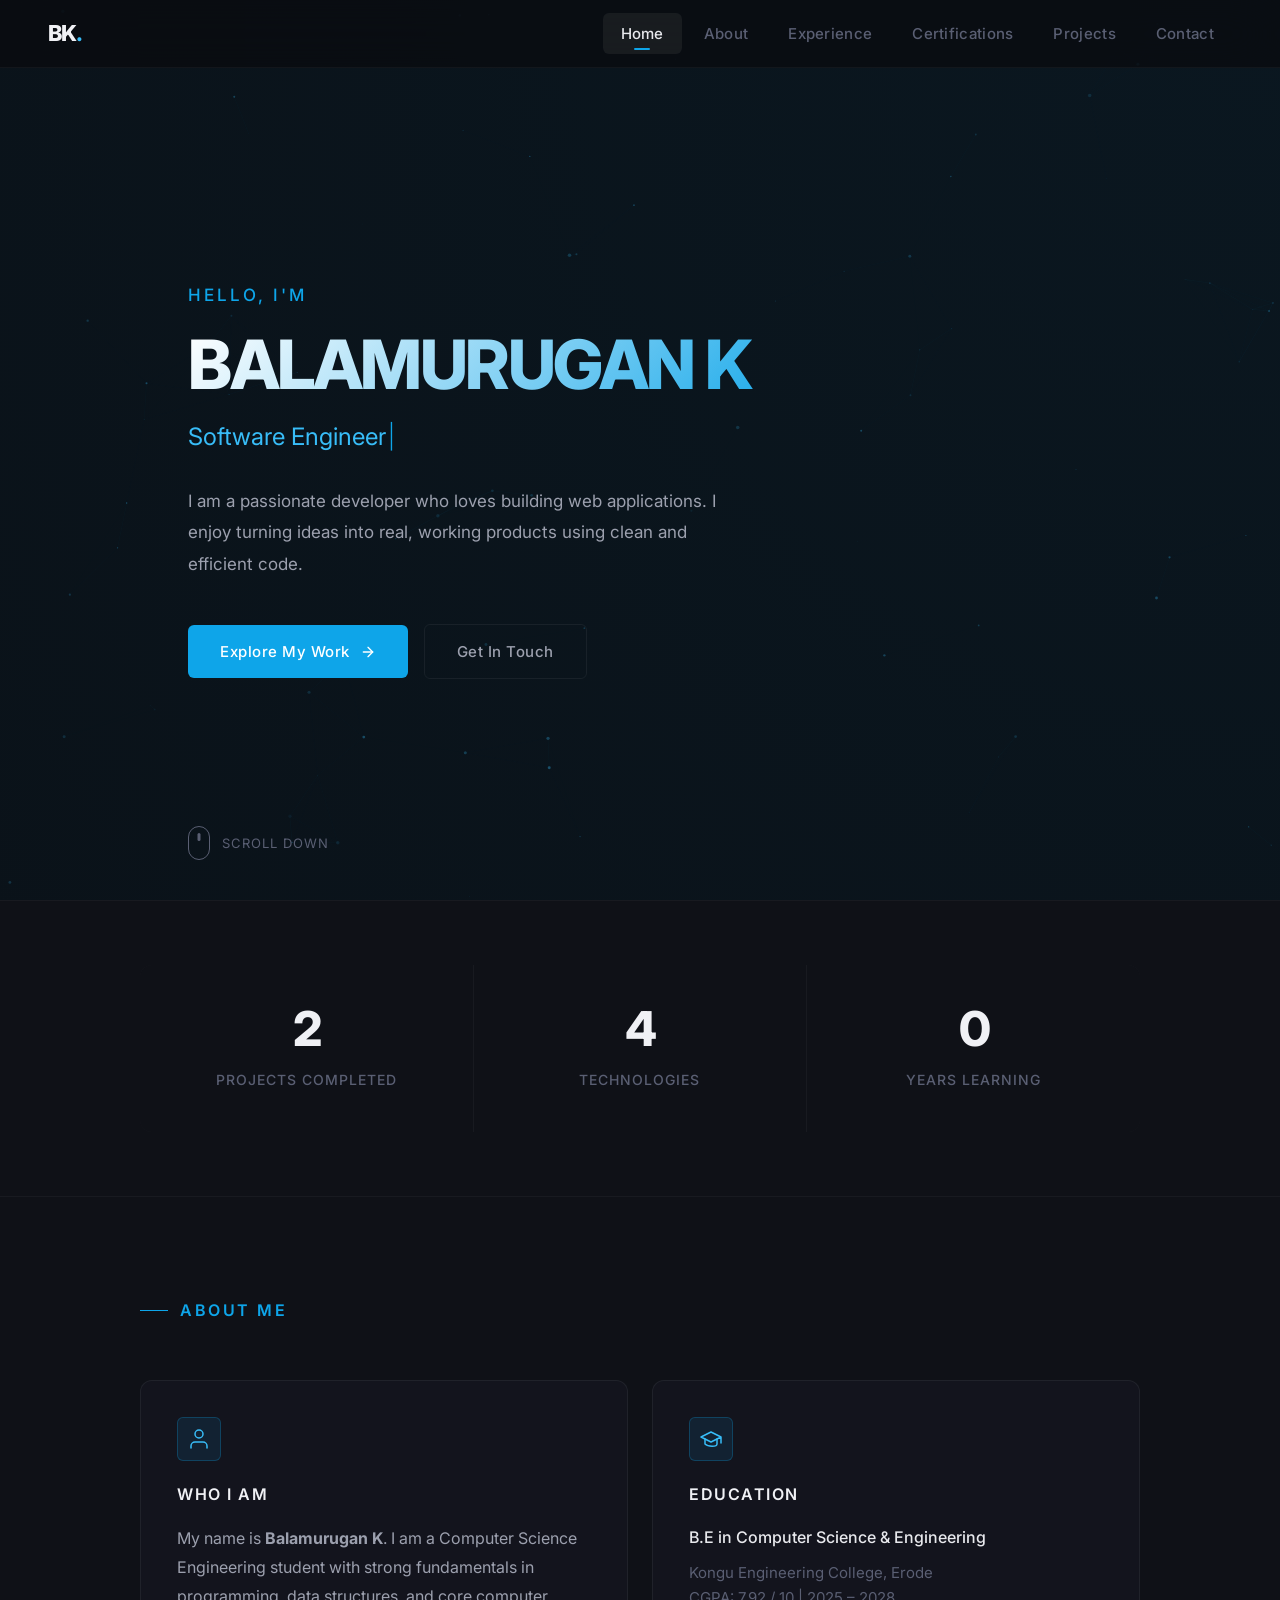
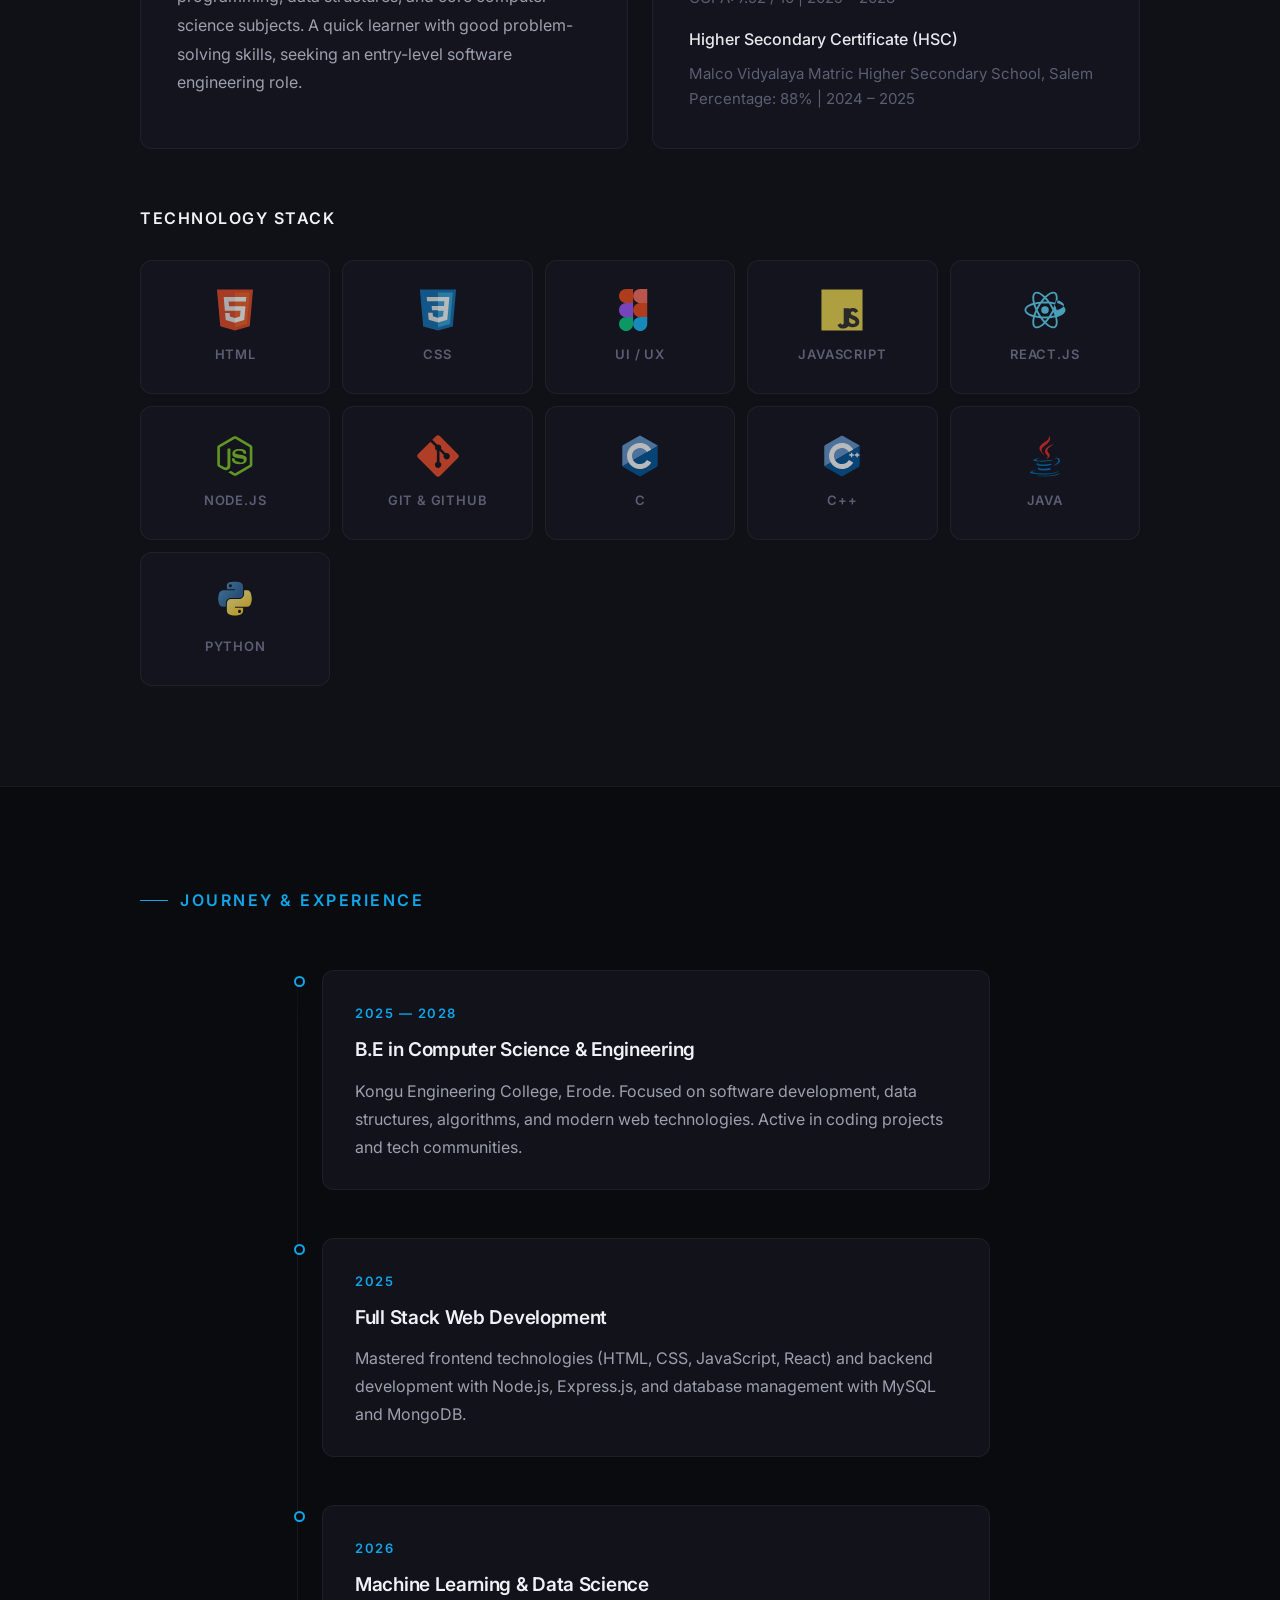
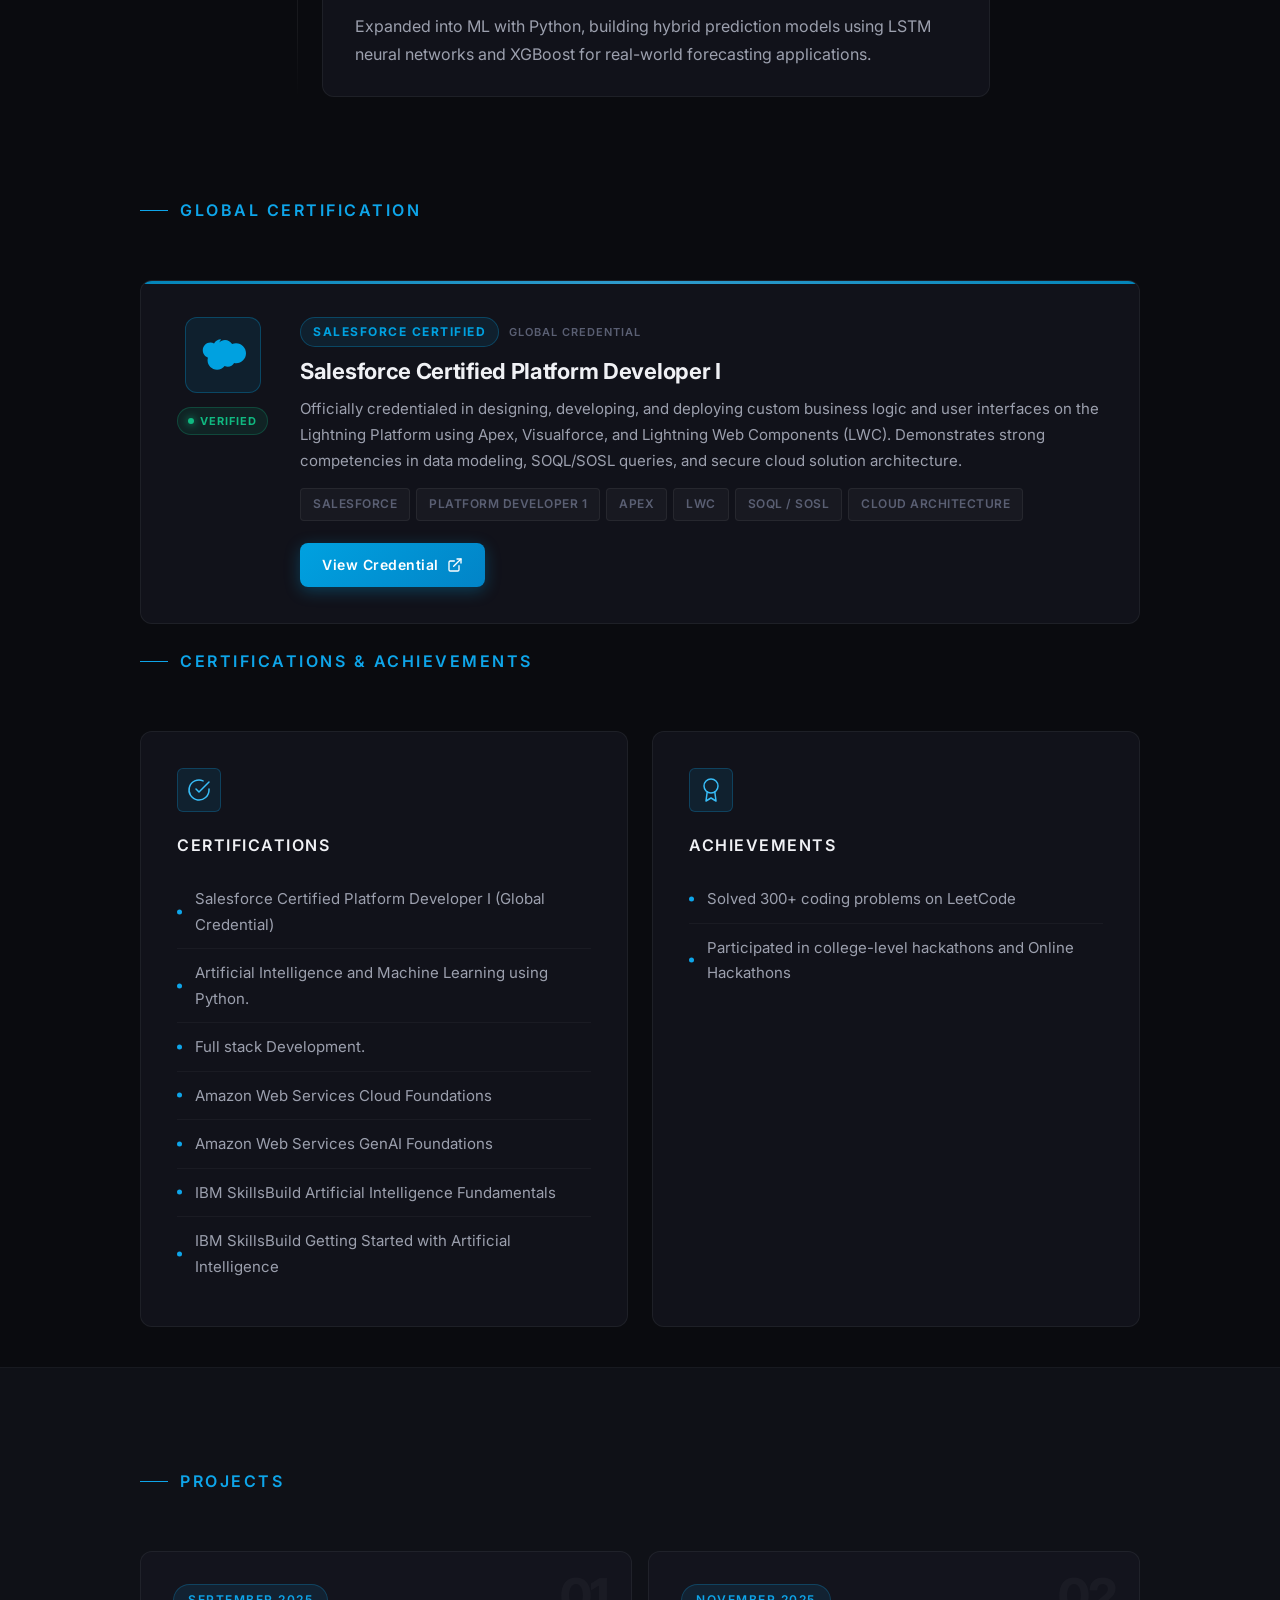
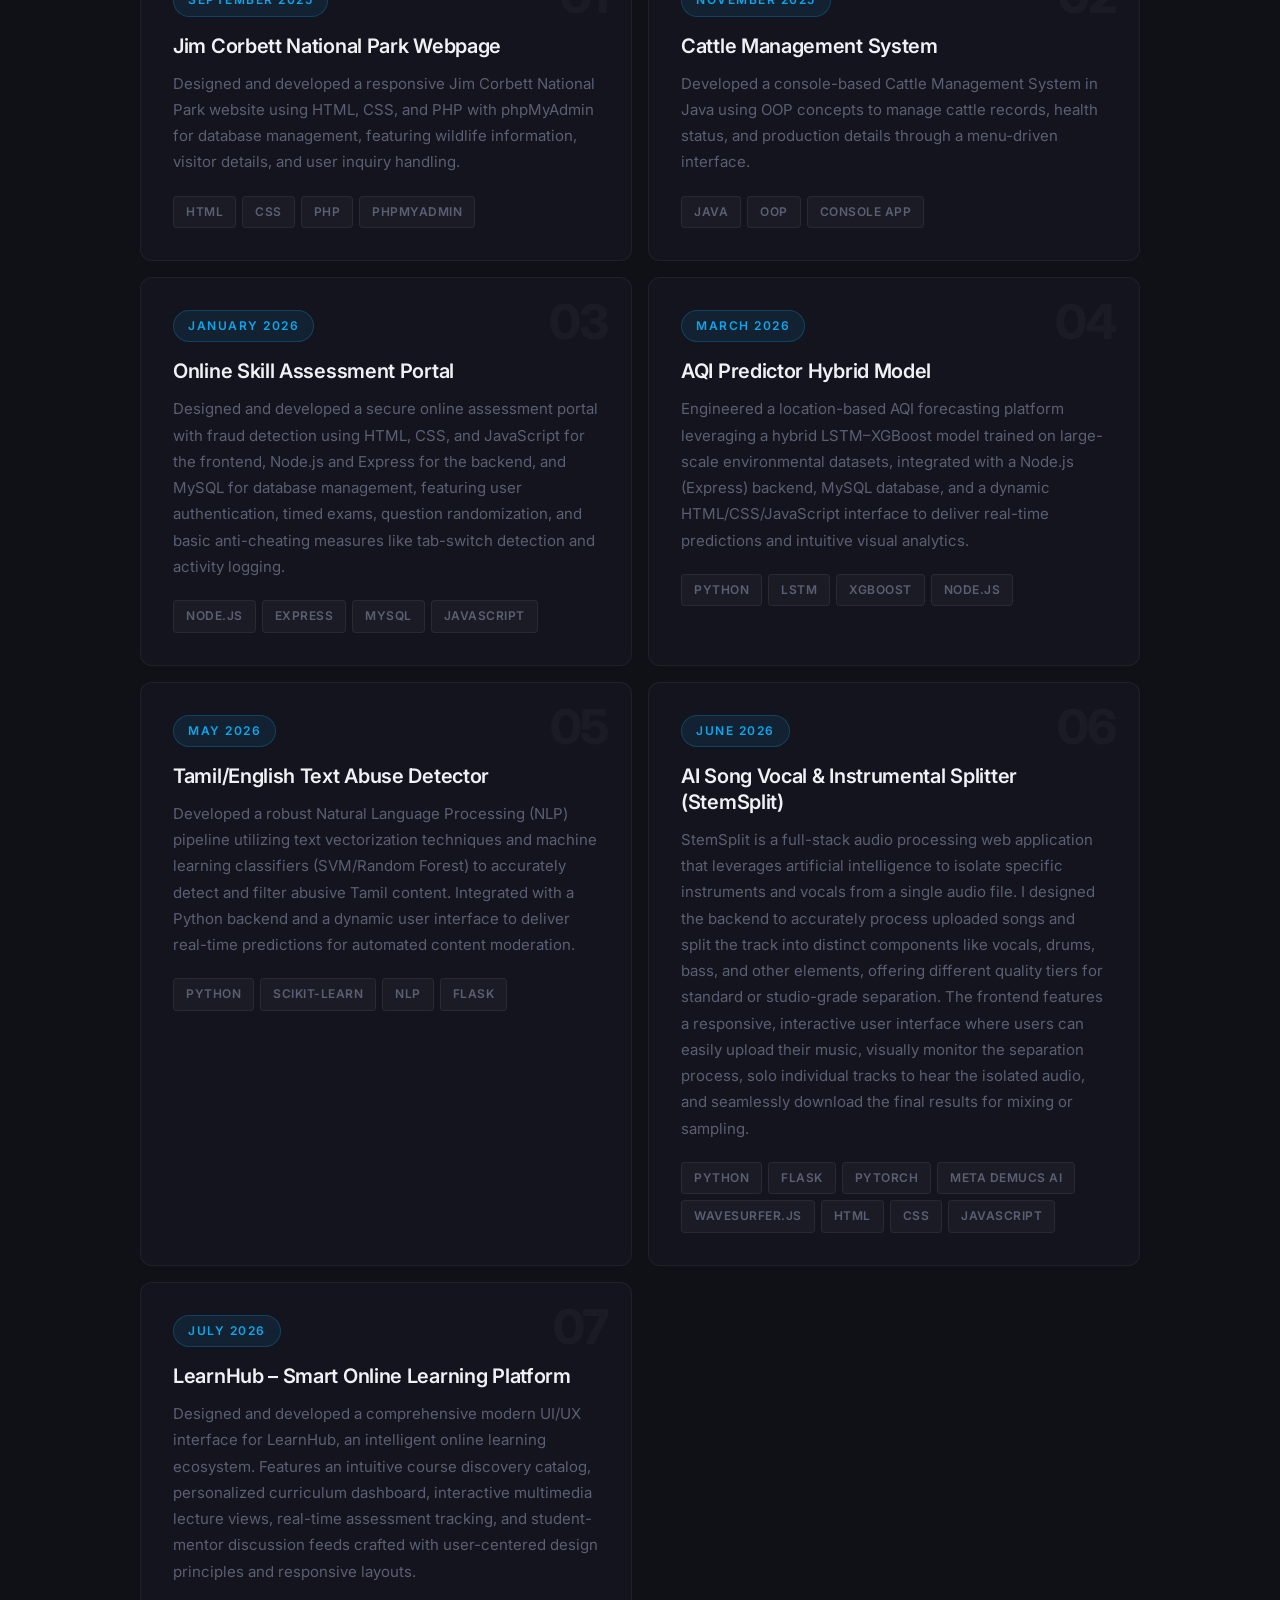
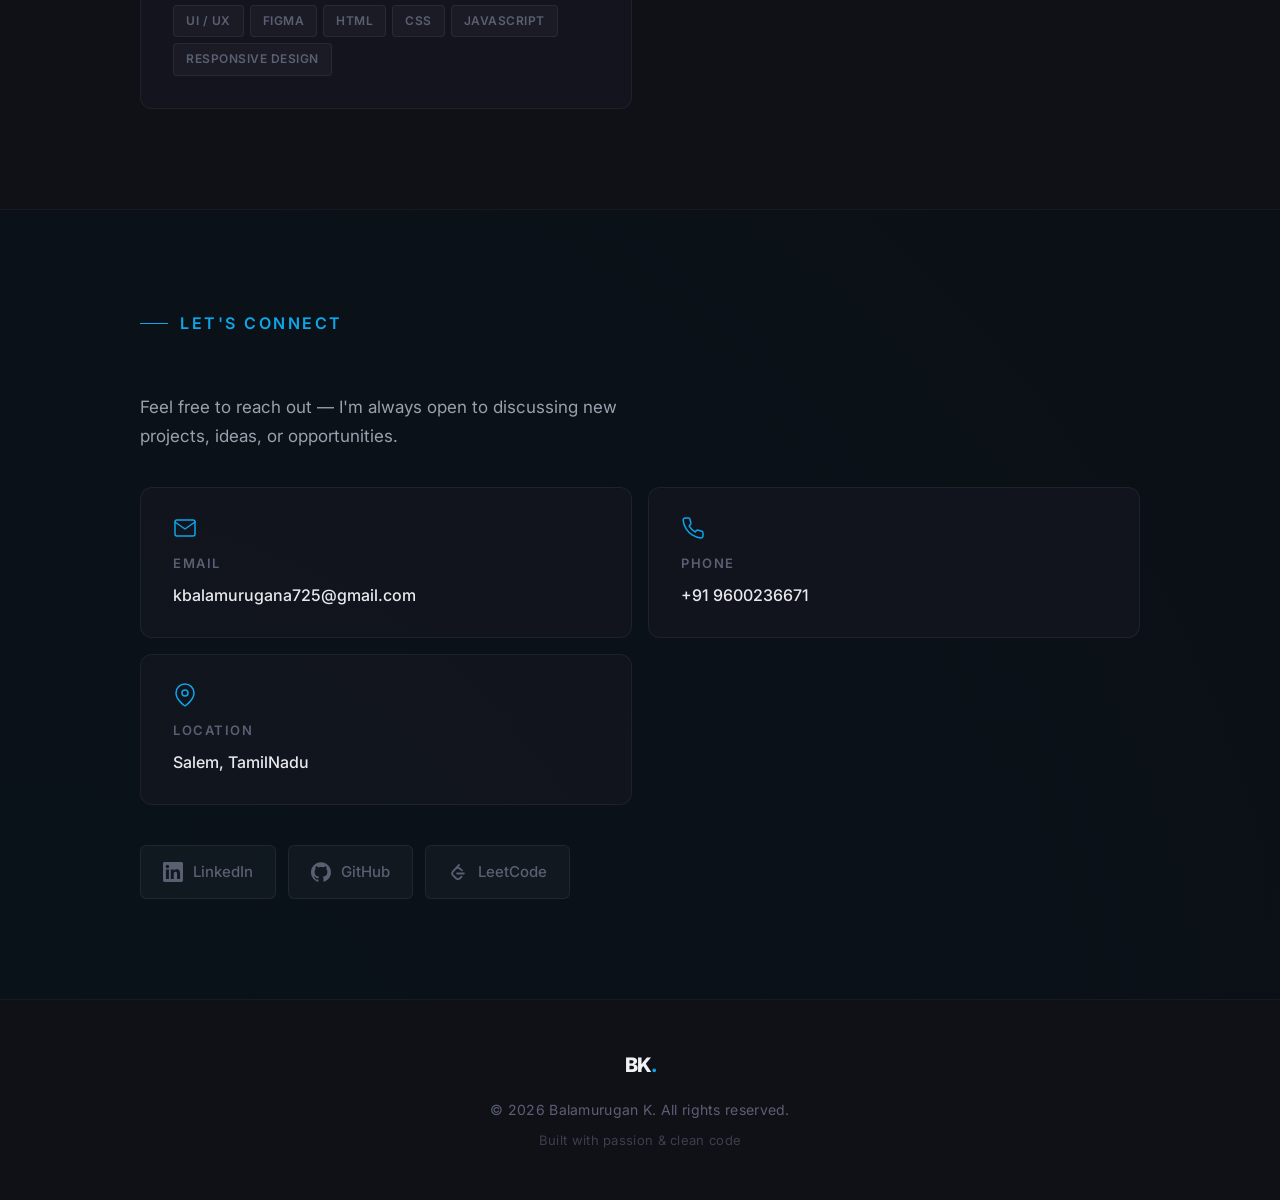
<file: index.html>
<!DOCTYPE html>
<html lang="en">
<head>
    <meta charset="UTF-8">
    <meta name="viewport" content="width=device-width, initial-scale=1.0">
    <title>Balamurugan K - Software Engineer Portfolio</title>
    <meta name="description" content="Portfolio of Balamurugan K - Software Engineer specializing in modern web applications">
    <link rel="stylesheet" href="style.css">
    <link rel="preconnect" href="https://fonts.googleapis.com">
    <link rel="preconnect" href="https://fonts.gstatic.com" crossorigin>
    <link href="https://fonts.googleapis.com/css2?family=Inter:wght@300;400;500;600;700;800&display=swap" rel="stylesheet">
</head>
<body>

    <!-- Scroll Progress Bar -->
    <div class="scroll-progress" id="scroll-progress"></div>

    <!-- Animated Background Canvas -->
    <canvas id="bg-canvas"></canvas>

    <!-- Navigation -->
    <header id="main-header">
        <h1 class="logo">BK<span class="logo-dot">.</span></h1>
        <nav>
            <a href="#home" class="nav-link active">Home</a>
            <a href="#about" class="nav-link">About</a>
            <a href="#experience" class="nav-link">Experience</a>
            <a href="#certifications" class="nav-link">Certifications</a>
            <a href="#projects" class="nav-link">Projects</a>
            <a href="#contact" class="nav-link">Contact</a>
        </nav>
        <button class="mobile-menu-btn" id="mobile-menu-btn" aria-label="Toggle menu">
            <span></span>
            <span></span>
            <span></span>
        </button>
    </header>

    <!-- Mobile Nav Overlay -->
    <div class="mobile-nav-overlay" id="mobile-nav-overlay">
        <nav class="mobile-nav">
            <a href="#home" class="mobile-nav-link">Home</a>
            <a href="#about" class="mobile-nav-link">About</a>
            <a href="#experience" class="mobile-nav-link">Experience</a>
            <a href="#certifications" class="mobile-nav-link">Certifications</a>
            <a href="#projects" class="mobile-nav-link">Projects</a>
            <a href="#contact" class="mobile-nav-link">Contact</a>
        </nav>
    </div>

    <!-- Home Section -->
    <section id="home" class="hero-section">
        <div class="hero-content">
            <p class="greeting reveal">Hello, I'm</p>
            <h2 class="name reveal">BALAMURUGAN K</h2>
            <p class="title reveal">
                <span class="typing-text" id="typing-text"></span>
                <span class="cursor-blink">|</span>
            </p>
            <p class="intro reveal">
                I am a passionate developer who loves building web applications. 
                I enjoy turning ideas into real, working products using clean and efficient code.
            </p>
            <div class="hero-cta reveal">
                <a href="#about" class="btn btn-primary">
                    <span>Explore My Work</span>
                    <svg width="16" height="16" viewBox="0 0 24 24" fill="none" stroke="currentColor" stroke-width="2" stroke-linecap="round" stroke-linejoin="round"><line x1="5" y1="12" x2="19" y2="12"/><polyline points="12 5 19 12 12 19"/></svg>
                </a>
                <a href="#contact" class="btn btn-outline">Get In Touch</a>
            </div>
        </div>
        <div class="scroll-indicator">
            <div class="mouse">
                <div class="mouse-wheel"></div>
            </div>
            <span>Scroll Down</span>
        </div>
    </section>

    <!-- Stats Section -->
    <section id="stats" class="stats-section">
        <div class="stats-grid">
            <div class="stat-item reveal">
                <span class="stat-number" data-target="7">0</span>
                <span class="stat-label">Projects Completed</span>
            </div>
            <div class="stat-item reveal">
                <span class="stat-number" data-target="10">0</span>
                <span class="stat-label">Technologies</span>
            </div>
            <div class="stat-item reveal">
                <span class="stat-number" data-target="2">0</span>
                <span class="stat-label">Years Learning</span>
            </div>
            <!-- <div class="stat-item reveal">
                <span class="stat-number" data-target="100">0</span>
                <span class="stat-suffix">%</span>
                <span class="stat-label">Passion & Dedication</span>
            </div> -->
        </div>
    </section>

    <!-- About Section -->
    <section id="about">
        <h2 class="section-title reveal">About Me</h2>
        <div class="about-content">
            <div class="about-card reveal">
                <div class="about-card-icon">
                    <svg width="24" height="24" viewBox="0 0 24 24" fill="none" stroke="currentColor" stroke-width="1.5" stroke-linecap="round" stroke-linejoin="round"><path d="M20 21v-2a4 4 0 0 0-4-4H8a4 4 0 0 0-4 4v2"/><circle cx="12" cy="7" r="4"/></svg>
                </div>
                <h3>Who I Am</h3>
                <p>
                    My name is <strong>Balamurugan K</strong>. I am a Computer Science Engineering student with strong fundamentals in programming, data structures, and core computer science subjects. A quick learner with good problem-solving skills, seeking an entry-level software engineering role.
                </p>
            </div>
            <div class="about-card reveal">
                <div class="about-card-icon">
                    <svg width="24" height="24" viewBox="0 0 24 24" fill="none" stroke="currentColor" stroke-width="1.5" stroke-linecap="round" stroke-linejoin="round"><path d="M22 10v6M2 10l10-5 10 5-10 5z"/><path d="M6 12v5c3 3 12 3 12 0v-5"/></svg>
                </div>
                <h3>Education</h3>
                <div class="education-item">
                    <div class="edu-degree">B.E in Computer Science & Engineering</div>
                    <div class="edu-details">Kongu Engineering College, Erode<br>CGPA: 7.92 / 10 | 2025 – 2028</div>
                </div>
                <div class="education-item" style="margin-top: 15px;">
                    <div class="edu-degree">Higher Secondary Certificate (HSC)</div>
                    <div class="edu-details">Malco Vidyalaya Matric Higher Secondary School, Salem<br>Percentage: 88% | 2024 – 2025</div>
                </div>
            </div>

        </div>

        <!-- Skills with animated progress bars -->
        <div class="skills-section reveal">
            <h3 class="skills-heading">Technology Stack</h3>
            <div class="skills-grid">
                <!-- HTML -->
                <div class="skill-item">
                    <svg viewBox="0 0 128 128" width="48" height="48"><path fill="#E44D26" d="M19.037 113.876L9.032 1.661h109.936l-10.016 112.198-45.019 12.48z"/><path fill="#F16529" d="M64 116.8l36.378-10.086 8.559-95.878H64z"/><path fill="#EBEBEB" d="M64 52.455H45.788L44.53 38.361H64V24.599H29.489l.33 3.692 3.382 37.927H64zm0 35.743l-.061.017-15.327-4.14-.979-10.975H33.816l1.928 21.609 28.193 7.826.063-.017z"/><path fill="#fff" d="M63.952 52.455v13.763h16.947l-1.597 17.849-15.35 4.143v14.319l28.215-7.82.207-2.325 3.234-36.233.335-3.696h-3.708zm0-27.856v13.762h33.244l.276-3.092.628-6.978.329-3.692z"/></svg>
                    <span>HTML</span>
                </div>
                <!-- CSS -->
                <div class="skill-item">
                    <svg viewBox="0 0 128 128" width="48" height="48"><path fill="#1572B6" d="M18.814 114.123L8.76 1.352h110.48l-10.064 112.754-45.243 12.543z"/><path fill="#33A9DC" d="M64.001 117.062l36.559-10.136 8.601-96.354h-45.16z"/><path fill="#fff" d="M64.001 51.429h18.302l1.264-14.163H64.001V24.166h34.682l-.332 3.711-3.4 38.114H64.001z"/><path fill="#EBEBEB" d="M64.083 87.349l-.061.018-15.403-4.159-.985-11.031H33.752l1.937 21.717 28.331 7.863.063-.018z"/><path fill="#fff" d="M81.127 64.675l-1.666 18.522-15.426 4.164v14.39l28.354-7.858.208-2.337 2.406-26.881z"/><path fill="#EBEBEB" d="M64.048 24.166v13.1H30.64l-.277-3.108-.633-7.081-.337-2.911zm-.047 27.263v13.1H45.788l-.277-3.108-.632-7.08-.338-2.912z"/></svg>
                    <span>CSS</span>
                </div>
                <!-- UI & UX -->
                <div class="skill-item">
                    <svg viewBox="0 0 128 128" width="48" height="48">
                        <path fill="#F24E1E" d="M43 64.5c0-11.87 9.63-21.5 21.5-21.5H86v43H64.5C52.63 86 43 76.37 43 64.5z"/>
                        <path fill="#FF7262" d="M43 21.5C43 9.63 52.63 0 64.5 0H86v43H64.5C52.63 43 43 33.37 43 21.5z"/>
                        <path fill="#1ABCFE" d="M43 106.5c0-11.87 9.63-21.5 21.5-21.5H86v21.5c0 11.87-9.63 21.5-21.5 21.5S43 118.37 43 106.5z"/>
                        <path fill="#0ACF83" d="M0 106.5C0 94.63 9.63 85 21.5 85H43v21.5C43 118.37 33.37 128 21.5 128S0 118.37 0 106.5z"/>
                        <path fill="#A259FF" d="M0 64.5C0 52.63 9.63 43 21.5 43H43v43H21.5C9.63 86 0 76.37 0 64.5z"/>
                        <path fill="#F24E1E" d="M0 21.5C0 9.63 9.63 0 21.5 0H43v43H21.5C9.63 43 0 33.37 0 21.5z"/>
                    </svg>
                    <span>UI / UX</span>
                </div>
                <!-- JavaScript -->
                <div class="skill-item">
                    <svg viewBox="0 0 128 128" width="48" height="48"><path fill="#F0DB4F" d="M1.408 1.408h125.184v125.185H1.408z"/><path fill="#323330" d="M116.347 96.736c-.917-5.711-4.641-10.508-15.672-14.981-3.832-1.761-8.104-3.022-9.377-5.926-.452-1.69-.512-2.642-.226-3.665.821-3.32 4.784-4.355 7.925-3.403 2.023.678 3.938 2.237 5.093 4.724 5.402-3.498 5.391-3.475 9.163-5.879-1.381-2.141-2.118-3.129-3.022-4.045-3.249-3.629-7.676-5.498-14.756-5.355l-3.688.477c-3.534.893-6.902 2.748-8.877 5.235-5.926 6.724-4.236 18.492 2.975 23.335 7.104 5.332 17.54 6.545 18.873 11.531 1.297 6.104-4.486 8.08-10.234 7.378-4.236-.881-6.592-3.034-9.139-6.949-4.688 2.713-4.688 2.713-9.508 5.485 1.143 2.499 2.344 3.63 4.26 5.795 9.068 9.198 31.76 8.746 35.83-5.176.165-.478 1.261-3.666.38-8.581zM69.21 58.943l-.024 36.044c0 4.542.063 8.768-.3 10.18-.535 2.413-1.929 3.522-3.864 3.522-2.379 0-3.363-1.178-4.724-3.403-.357-.595-.596-.952-.727-1.19l-9.474 5.783c1.583 3.249 3.915 6.044 6.963 7.843 4.545 2.676 10.634 3.476 17.09 1.843 4.184-1.178 7.795-3.639 9.737-7.593 2.738-5.296 2.159-11.771 2.132-18.96l.048-34.164H69.21z"/></svg>
                    <span>JavaScript</span>
                </div>
                <!-- React -->
                <div class="skill-item">
                    <svg viewBox="0 0 128 128" width="48" height="48"><g fill="#61DAFB"><circle cx="64" cy="64" r="11.4"/><path d="M107.3 45.2c-2.2-.8-4.5-1.6-6.9-2.3.6-2.4 1.1-4.8 1.5-7.1 2.1-13.2-.2-22.5-6.6-26.1-1.9-1.1-4-1.6-6.4-1.6-7 0-15.9 5.2-24.9 13.9-9-8.7-17.9-13.9-24.9-13.9-2.4 0-4.5.5-6.4 1.6-6.4 3.7-8.7 13-6.6 26.1.4 2.3.9 4.7 1.5 7.1-2.4.7-4.7 1.4-6.9 2.3C8.2 50 1.4 56.6 1.4 64s6.9 14 19.3 18.8c2.2.8 4.5 1.6 6.9 2.3-.6 2.4-1.1 4.8-1.5 7.1-2.1 13.2.2 22.5 6.6 26.1 1.9 1.1 4 1.6 6.4 1.6 7.1 0 16-5.2 24.9-13.9 9 8.7 17.9 13.9 24.9 13.9 2.4 0 4.5-.5 6.4-1.6 6.4-3.7 8.7-13 6.6-26.1-.4-2.3-.9-4.7-1.5-7.1 2.4-.7 4.7-1.4 6.9-2.3 12.5-4.8 19.3-11.4 19.3-18.8s-6.8-14-19.3-18.8zM92.5 14.7c4.1 2.4 5.5 9.8 3.8 20.3-.3 2.1-.8 4.3-1.4 6.6-5.2-1.2-10.7-2-16.5-2.5-3.4-4.8-6.9-9.1-10.4-13 7.4-7.3 14.9-12.3 21-12.3 1.3 0 2.5.3 3.5.9zM81.3 74c-1.8 3.2-3.9 6.4-6.1 9.6-3.7.3-7.4.4-11.2.4-3.9 0-7.6-.1-11.2-.4-2.2-3.2-4.2-6.4-6-9.6-1.9-3.3-3.7-6.7-5.3-10 1.6-3.3 3.4-6.7 5.3-10 1.8-3.2 3.9-6.4 6.1-9.6 3.7-.3 7.4-.4 11.2-.4 3.9 0 7.6.1 11.2.4 2.2 3.2 4.2 6.4 6 9.6 1.9 3.3 3.7 6.7 5.3 10-1.7 3.3-3.4 6.6-5.3 10zm8.3-3.3c1.5 3.5 2.7 6.9 3.8 10.3-3.4.8-7 1.4-10.8 1.9 1.2-1.9 2.5-3.9 3.6-6 1.2-2 2.3-4.1 3.4-6.2zM64 97.8c-2.4-2.6-4.7-5.4-6.9-8.3 2.3.1 4.6.2 6.9.2 2.3 0 4.6-.1 6.9-.2-2.2 2.9-4.5 5.7-6.9 8.3zm-18.6-15c-3.8-.5-7.4-1.1-10.8-1.9 1.1-3.3 2.3-6.8 3.8-10.3 1.1 2 2.2 4.1 3.4 6.1 1.2 2.1 2.4 4.1 3.6 6.1zm-7-25.5c-1.5-3.5-2.7-6.9-3.8-10.3 3.4-.8 7-1.4 10.8-1.9-1.2 1.9-2.5 3.9-3.6 6-1.2 2-2.3 4.1-3.4 6.2zM64 30.2c2.4 2.6 4.7 5.4 6.9 8.3-2.3-.1-4.6-.2-6.9-.2-2.3 0-4.6.1-6.9.2 2.2-2.9 4.5-5.7 6.9-8.3zm22.2 21l-3.6-6c3.8.5 7.4 1.1 10.8 1.9-1.1 3.3-2.3 6.8-3.8 10.3-1.1-2.1-2.2-4.2-3.4-6.2zM31.7 35c-1.7-10.5-.3-17.9 3.8-20.3 1-.6 2.2-.9 3.5-.9 6 0 13.5 4.9 21 12.3-3.5 3.8-7 8.2-10.4 13-5.8.5-11.3 1.4-16.5 2.5-.6-2.3-1-4.5-1.4-6.6zM7 64c0-4.7 5.7-9.7 15.7-13.4 2-.8 4.2-1.5 6.4-2.1 1.6 5 3.6 10.3 6 15.6-2.4 5.3-4.5 10.5-6 15.5C15.3 75.6 7 69.6 7 64zm28.5 49.3c-4.1-2.4-5.5-9.8-3.8-20.3.3-2.1.8-4.3 1.4-6.6 5.2 1.2 10.7 2 16.5 2.5 3.4 4.8 6.9 9.1 10.4 13-7.4 7.3-14.9 12.3-21 12.3-1.3 0-2.5-.3-3.5-.9zM96.3 93c1.7 10.5.3 17.9-3.8 20.3-1 .6-2.2.9-3.5.9-6 0-13.5-4.9-21-12.3 3.5-3.8 7-8.2 10.4-13 5.8-.5 11.3-1.4 16.5-2.5.6 2.3 1 4.5 1.4 6.6zm9.9-30.6c-2 .8-4.2 1.5-6.4 2.1-1.6-5-3.6-10.3-6-15.6 2.4-5.3 4.5-10.5 6-15.5 13.8 4 22.1 10 22.1 15.6 0 4.7-5.8 9.7-15.7 13.4z"/></g></svg>
                    <span>React.js</span>
                </div>
                <!-- Node.js -->
                <div class="skill-item">
                    <svg viewBox="0 0 128 128" width="48" height="48"><path fill="#83CD29" d="M112.771 30.334L68.674 4.729c-2.781-1.584-6.402-1.584-9.205 0L14.901 30.334C12.031 31.985 10 35.088 10 38.407v51.142c0 3.319 2.084 6.423 4.954 8.083l11.775 6.688c5.628 2.772 7.617 2.772 10.178 2.772 8.333 0 13.093-5.039 13.093-13.828v-50.49c0-.713-.371-1.774-1.071-1.774h-5.623c-.712 0-2.306 1.061-2.306 1.774v50.49c0 3.896-3.524 7.773-10.11 4.48L18.723 91.06c-.424-.23-.723-.693-.723-1.181V38.407c0-.482.555-.966.982-1.213l44.424-25.561c.415-.235 1.025-.235 1.439 0l43.882 25.555c.42.253.272.722.272 1.219v51.142c0 .488.183.963-.232 1.198l-44.086 25.576c-.378.227-.847.227-1.261 0l-11.307-6.749c-.341-.198-.746-.269-1.073-.086-3.146 1.783-3.726 2.02-6.677 3.043-.726.253-1.797.692.41 1.929l14.798 8.754a9.294 9.294 0 004.647 1.246c1.642 0 3.25-.426 4.667-1.246l43.885-25.582c2.87-1.672 4.23-4.764 4.23-8.083V38.407c0-3.319-1.36-6.414-4.229-8.073zM77.91 81.445c-11.726 0-14.309-3.235-15.17-9.066-.1-.628-.633-1.379-1.272-1.379h-5.731c-.71 0-1.279.86-1.279 1.566 0 7.466 4.059 16.512 23.453 16.512 14.039 0 22.088-5.455 22.088-15.109 0-9.572-6.467-12.084-20.082-13.886-13.762-1.819-15.16-2.738-15.16-5.962 0-2.658 1.184-6.203 11.374-6.203 9.105 0 12.461 1.954 13.842 8.091.118.577.645 1.06 1.24 1.06h5.754c.354 0 .692-.286.94-.586.241-.3.367-.624.367-1.032-.577-8.604-5.129-12.612-22.143-12.612-12.659 0-20.198 5.334-20.198 14.289 0 9.7 7.5 12.378 19.641 13.563 14.545 1.425 15.607 3.547 15.607 6.415 0 4.972-3.978 7.076-13.271 7.076z"/></svg>
                    <span>Node.js</span>
                </div>
                <!-- Git -->
                <div class="skill-item">
                    <svg viewBox="0 0 128 128" width="48" height="48"><path fill="#F34F29" d="M124.737 58.378L69.621 3.264c-3.172-3.174-8.32-3.174-11.497 0L46.68 14.71l14.518 14.518c3.375-1.139 7.243-.375 9.932 2.314 2.703 2.706 3.461 6.607 2.294 9.993l13.992 13.993c3.385-1.167 7.292-.413 9.994 2.295 3.78 3.777 3.78 9.9 0 13.679a9.673 9.673 0 01-13.683 0 9.677 9.677 0 01-2.105-10.521L68.574 47.933l-.002 34.341a9.708 9.708 0 012.559 1.828c3.778 3.777 3.778 9.898 0 13.683-3.779 3.777-9.904 3.777-13.679 0-3.778-3.784-3.778-9.905 0-13.683a9.65 9.65 0 013.167-2.11V47.333a9.581 9.581 0 01-3.167-2.111c-2.862-2.86-3.551-7.06-2.083-10.576L41.056 20.333 3.264 58.123a8.133 8.133 0 000 11.5l55.117 55.114c3.174 3.174 8.32 3.174 11.499 0l54.858-54.858a8.135 8.135 0 00-.001-11.501z"/></svg>
                    <span>Git & GitHub</span>
                </div>
                <!-- C -->
                <div class="skill-item">
                    <svg viewBox="0 0 128 128" width="48" height="48"><path fill="#659AD3" d="M115.4 30.7L67.1 2.9c-.8-.5-1.9-.7-3.1-.7-1.2 0-2.3.3-3.1.7l-48 27.9c-1.7 1-2.9 3.5-2.9 5.4v55.7c0 1.1.2 2.4 1 3.5l106.8-62c-.6-1.2-1.5-2.1-2.4-2.7z"/><path fill="#03599C" d="M10.7 95.3c.5.8 1.2 1.5 1.9 1.9l48.2 27.9c.8.5 1.9.7 3.1.7 1.2 0 2.3-.3 3.1-.7l48-27.9c1.7-1 2.9-3.5 2.9-5.4V36.1c0-.9-.1-1.9-.6-2.8l-106.6 62z"/><path fill="#fff" d="M85.3 76.3C81.1 83.5 73.1 88.5 64 88.5c-13.5 0-24.5-11-24.5-24.5s11-24.5 24.5-24.5c9.1 0 17.1 5 21.3 12.5l13-7.5c-6.8-11.9-19.6-20-34.3-20-21.8 0-39.5 17.7-39.5 39.5s17.7 39.5 39.5 39.5c14.6 0 27.4-8 34.2-19.8l-12.9-7.4z"/></svg>
                    <span>C</span>
                </div>
                <!-- C++ -->
                <div class="skill-item">
                    <svg viewBox="0 0 128 128" width="48" height="48"><path fill="#659AD3" d="M115.4 30.7L67.1 2.9c-.8-.5-1.9-.7-3.1-.7-1.2 0-2.3.3-3.1.7l-48 27.9c-1.7 1-2.9 3.5-2.9 5.4v55.7c0 1.1.2 2.4 1 3.5l106.8-62c-.6-1.2-1.5-2.1-2.4-2.7z"/><path fill="#03599C" d="M10.7 95.3c.5.8 1.2 1.5 1.9 1.9l48.2 27.9c.8.5 1.9.7 3.1.7 1.2 0 2.3-.3 3.1-.7l48-27.9c1.7-1 2.9-3.5 2.9-5.4V36.1c0-.9-.1-1.9-.6-2.8l-106.6 62z"/><path fill="#fff" d="M85.3 76.3C81.1 83.5 73.1 88.5 64 88.5c-13.5 0-24.5-11-24.5-24.5s11-24.5 24.5-24.5c9.1 0 17.1 5 21.3 12.5l13-7.5c-6.8-11.9-19.6-20-34.3-20-21.8 0-39.5 17.7-39.5 39.5s17.7 39.5 39.5 39.5c14.6 0 27.4-8 34.2-19.8l-12.9-7.4z"/><path fill="#fff" d="M100 59h-5v-5h-4v5h-5v4h5v5h4v-5h5zM117 59h-5v-5h-4v5h-5v4h5v5h4v-5h5z"/></svg>
                    <span>C++</span>
                </div>
                <!-- Java -->
                <div class="skill-item">
                    <svg viewBox="0 0 128 128" width="48" height="48"><path fill="#0074BD" d="M47.617 98.12s-4.767 2.774 3.397 3.71c9.892 1.13 14.947.968 25.845-1.092 0 0 2.871 1.795 6.873 3.351-24.439 10.47-55.308-.607-36.115-5.969zm-2.988-13.665s-5.348 3.959 2.823 4.805c10.567 1.091 18.91 1.18 33.354-1.6 0 0 1.993 2.025 5.132 3.131-29.542 8.64-62.446.68-41.309-6.336z"/><path fill="#EA2D2E" d="M69.802 61.271c6.025 6.935-1.58 13.17-1.58 13.17s15.289-7.891 8.269-17.777c-6.559-9.215-11.587-13.792 15.635-29.58 0 .001-42.731 10.67-22.324 34.187z"/><path fill="#0074BD" d="M102.123 108.229s3.529 2.91-3.888 5.159c-14.102 4.272-58.706 5.56-71.094.171-4.451-1.938 3.899-4.625 6.526-5.192 2.739-.593 4.303-.485 4.303-.485-4.953-3.487-32.013 6.85-13.743 9.815 49.821 8.076 90.817-3.637 77.896-9.468zM49.912 70.294s-22.686 5.389-8.033 7.348c6.188.828 18.518.638 30.011-.326 9.39-.789 18.813-2.474 18.813-2.474s-3.308 1.419-5.704 3.053c-23.042 6.061-67.544 3.238-54.731-2.958 10.832-5.239 19.644-4.643 19.644-4.643zm40.697 22.747c23.421-12.167 12.591-23.86 5.032-22.285-1.848.385-2.677.72-2.677.72s.688-1.079 2-1.543c14.953-5.255 26.451 15.503-4.823 23.725 0-.002.359-.327.468-.617z"/><path fill="#EA2D2E" d="M76.491 1.587S89.459 14.563 63.79 32.22c-20.65 14.193-4.702 22.277-.001 31.516-12.034-10.862-20.866-20.413-14.947-29.322C57.619 21.902 80.375 16.14 76.491 1.587z"/><path fill="#0074BD" d="M52.214 126.021c22.476 1.437 57-.8 57.817-11.436 0 0-1.571 4.032-18.577 7.231-19.186 3.612-42.854 3.191-56.887.874 0 .001 2.875 2.381 17.647 3.331z"/></svg>
                    <span>Java</span>
                </div>
                <!-- Python -->
                <div class="skill-item">
                    <svg viewBox="0 0 128 128" width="48" height="48"><linearGradient id="a" x1="70.252" x2="170.659" y1="1237.399" y2="1151.066" gradientTransform="matrix(.563 0 0 -.568 -29.215 707.817)" gradientUnits="userSpaceOnUse"><stop offset="0" stop-color="#5A9FD4"/><stop offset="1" stop-color="#306998"/></linearGradient><path fill="url(#a)" d="M63.391 1.988c-4.222.02-8.252.379-11.8 1.007-10.45 1.846-12.346 5.71-12.346 12.837v9.411h24.693v3.137H29.977c-7.176 0-13.46 4.313-15.426 12.521-2.268 9.405-2.368 15.275 0 25.096 1.755 7.311 5.947 12.519 13.124 12.519h8.491V67.234c0-8.151 7.051-15.34 15.426-15.34h24.665c6.866 0 12.346-5.654 12.346-12.548V15.833c0-6.693-5.646-11.72-12.346-12.837-4.244-.706-8.645-1.027-12.866-1.008zM50.037 9.557c2.55 0 4.634 2.117 4.634 4.721 0 2.593-2.083 4.69-4.634 4.69-2.56 0-4.633-2.097-4.633-4.69-.001-2.604 2.073-4.721 4.633-4.721z"/><linearGradient id="b" x1="209.474" x2="173.62" y1="1098.811" y2="1149.537" gradientTransform="matrix(.563 0 0 -.568 -29.215 707.817)" gradientUnits="userSpaceOnUse"><stop offset="0" stop-color="#FFD43B"/><stop offset="1" stop-color="#FFE873"/></linearGradient><path fill="url(#b)" d="M91.682 28.38v10.966c0 8.5-7.208 15.655-15.426 15.655H51.591c-6.756 0-12.346 5.783-12.346 12.549v23.515c0 6.691 5.818 10.628 12.346 12.547 7.816 2.297 15.312 2.713 24.665 0 6.216-1.801 12.346-5.423 12.346-12.547v-9.412H63.938v-3.138h37.012c7.176 0 9.852-5.005 12.348-12.519 2.578-7.735 2.467-15.174 0-25.096-1.774-7.145-5.161-12.521-12.348-12.521h-9.268zM77.809 87.927c2.561 0 4.634 2.097 4.634 4.692 0 2.602-2.074 4.719-4.634 4.719-2.55 0-4.633-2.117-4.633-4.719 0-2.595 2.083-4.692 4.633-4.692z"/></svg>
                    <span>Python</span>
                </div>
            </div>
        </div>
    </section>

    <!-- Experience / Timeline Section -->
    <section id="experience" class="experience-section">
        <h2 class="section-title reveal">Journey & Experience</h2>
        <div class="timeline">
            <div class="timeline-item reveal" data-side="left">
                <div class="timeline-dot"></div>
                <div class="timeline-content">
                    <span class="timeline-date">2025 — 2028</span>
                    <h3>B.E in Computer Science & Engineering</h3>
                    <p>Kongu Engineering College, Erode. Focused on software development, data structures, algorithms, and modern web technologies. Active in coding projects and tech communities.</p>
                </div>
            </div>
            <div class="timeline-item reveal" data-side="right">
                <div class="timeline-dot"></div>
                <div class="timeline-content">
                    <span class="timeline-date">2025</span>
                    <h3>Full Stack Web Development</h3>
                    <p>Mastered frontend technologies (HTML, CSS, JavaScript, React) and backend development with Node.js, Express.js, and database management with MySQL and MongoDB.</p>
                </div>
            </div>
            <div class="timeline-item reveal" data-side="left">
                <div class="timeline-dot"></div>
                <div class="timeline-content">
                    <span class="timeline-date">2026</span>
                    <h3>Machine Learning & Data Science</h3>
                    <p>Expanded into ML with Python, building hybrid prediction models using LSTM neural networks and XGBoost for real-world forecasting applications.</p>
                </div>
            </div>
        </div>
    </section>

    <!-- Global Certification Section -->
    <section id="certifications" class="experience-section global-cert-section" style="padding-top: 0; padding-bottom: 24px;">
        <h2 class="section-title reveal">Global Certification</h2>
        
        <div class="global-cert-wrapper reveal">
            <div class="global-cert-card">
                <div class="global-cert-badge-col">
                    <div class="salesforce-icon-box" title="Salesforce">
                        <svg viewBox="0 0 24 24" width="46" height="46" fill="none">
                            <path fill="#00A1E0" d="M10.005 5.416c.75-.796 1.845-1.306 3.046-1.306 1.56 0 2.954.9 3.689 2.205.63-.3 1.35-.45 2.101-.45 2.849 0 5.159 2.34 5.159 5.22s-2.311 5.22-5.176 5.22c-.345 0-.689-.044-1.02-.104-.645 1.17-1.875 1.95-3.3 1.95-.6 0-1.155-.15-1.65-.375-.93 1.2-2.355 1.95-3.96 1.95-2.73 0-4.95-2.22-4.95-4.95 0-.48.075-.945.21-1.38-1.575-.54-2.71-2.04-2.71-3.81 0-2.235 1.815-4.05 4.05-4.05.66 0 1.275.165 1.83.45.69-1.335 2.07-2.25 3.66-2.25z"/>
                        </svg>
                    </div>
                    <span class="cert-status-badge">
                        <span class="status-dot"></span> Verified
                    </span>
                </div>
                <div class="global-cert-content">
                    <div class="cert-header-meta">
                        <span class="cert-issuer-tag">Salesforce Certified</span>
                        <span class="cert-type-tag">Global Credential</span>
                    </div>
                    <h3 class="global-cert-title">Salesforce Certified Platform Developer I</h3>
                    <p class="global-cert-description">
                        Officially credentialed in designing, developing, and deploying custom business logic and user interfaces on the Lightning Platform using Apex, Visualforce, and Lightning Web Components (LWC). Demonstrates strong competencies in data modeling, SOQL/SOSL queries, and secure cloud solution architecture.
                    </p>
                    <div class="project-tags" style="margin-top: 10px; margin-bottom: 22px;">
                        <span class="tag">Salesforce</span>
                        <span class="tag">Platform Developer 1</span>
                        <span class="tag">Apex</span>
                        <span class="tag">LWC</span>
                        <span class="tag">SOQL / SOSL</span>
                        <span class="tag">Cloud Architecture</span>
                    </div>
                    <a href="https://www.salesforce.com/trailblazer/rblwh94b0utdbyl1iz" target="_blank" rel="noopener noreferrer" class="btn btn-primary cert-verify-btn" id="view-salesforce-cert">
                        <span>View Credential</span>
                        <svg width="16" height="16" viewBox="0 0 24 24" fill="none" stroke="currentColor" stroke-width="2" stroke-linecap="round" stroke-linejoin="round">
                            <path d="M18 13v6a2 2 0 0 1-2 2H5a2 2 0 0 1-2-2V8a2 2 0 0 1 2-2h6"></path>
                            <polyline points="15 3 21 3 21 9"></polyline>
                            <line x1="10" y1="14" x2="21" y2="3"></line>
                        </svg>
                    </a>
                </div>
            </div>
        </div>
    </section>

    <!-- Certifications & Achievements Section -->
    <section id="certifications-achievements" class="experience-section" style="padding-top: 0; padding-bottom: 40px;">
        <h2 class="section-title reveal">Certifications & Achievements</h2>
        
        <div class="about-content" style="grid-template-columns: repeat(2, 1fr);">
            <div class="about-card reveal">
                <div class="about-card-icon">
                    <svg width="24" height="24" viewBox="0 0 24 24" fill="none" stroke="currentColor" stroke-width="1.5" stroke-linecap="round" stroke-linejoin="round"><path d="M22 11.08V12a10 10 0 1 1-5.93-9.14"></path><polyline points="22 4 12 14.01 9 11.01"></polyline></svg>
                </div>
                <h3>Certifications</h3>
                <ul>
                    <li>Salesforce Certified Platform Developer I (Global Credential)</li>
                    <li>Artificial Intelligence and Machine Learning using Python.</li>
                    <li>Full stack Development.</li>
                    <li>Amazon Web Services Cloud Foundations</li>
                    <li>Amazon Web Services GenAI Foundations</li>
                    <li>IBM SkillsBuild Artificial Intelligence Fundamentals</li>
                    <li>IBM SkillsBuild Getting Started with Artificial Intelligence</li>
                </ul>
            </div>
            
            <div class="about-card reveal">
                <div class="about-card-icon">
                    <svg width="24" height="24" viewBox="0 0 24 24" fill="none" stroke="currentColor" stroke-width="1.5" stroke-linecap="round" stroke-linejoin="round"><circle cx="12" cy="8" r="7"></circle><polyline points="8.21 13.89 7 23 12 20 17 23 15.79 13.88"></polyline></svg>
                </div>
                <h3>Achievements</h3>
                <ul>
                    <li>Solved 300+ coding problems on LeetCode</li>
                    <li>Participated in college-level hackathons and Online Hackathons</li>
                </ul>
            </div>
        </div>
    </section>

    <!-- Projects Section -->
    <section id="projects">
        <h2 class="section-title reveal">Projects</h2>
        <div class="projects-grid">

            <!-- Project 1 -->
            <div class="project-card reveal" id="project-jim-corbett">
                <div class="project-card-inner">
                    <div class="project-number">01</div>
                    <div class="project-header">
                        <span class="project-date">September 2025</span>
                    </div>
                    <h3 class="project-title">Jim Corbett National Park Webpage</h3>
                    <p class="project-description">
                        Designed and developed a responsive Jim Corbett National Park website
                        using HTML, CSS, and PHP with phpMyAdmin for database management,
                        featuring wildlife information, visitor details, and user inquiry handling.
                    </p>
                    <div class="project-tags">
                        <span class="tag">HTML</span>
                        <span class="tag">CSS</span>
                        <span class="tag">PHP</span>
                        <span class="tag">phpMyAdmin</span>
                    </div>
                </div>
            </div>

            <!-- Project 2 -->
            <div class="project-card reveal" id="project-cattle-management">
                <div class="project-card-inner">
                    <div class="project-number">02</div>
                    <div class="project-header">
                        <span class="project-date">November 2025</span>
                    </div>
                    <h3 class="project-title">Cattle Management System</h3>
                    <p class="project-description">
                        Developed a console-based Cattle Management System in Java using OOP
                        concepts to manage cattle records, health status, and production details
                        through a menu-driven interface.
                    </p>
                    <div class="project-tags">
                        <span class="tag">Java</span>
                        <span class="tag">OOP</span>
                        <span class="tag">Console App</span>
                    </div>
                </div>
            </div>

            <!-- Project 3 -->
            <div class="project-card reveal" id="project-skill-assessment">
                <div class="project-card-inner">
                    <div class="project-number">03</div>
                    <div class="project-header">
                        <span class="project-date">January 2026</span>
                    </div>
                    <h3 class="project-title">Online Skill Assessment Portal</h3>
                    <p class="project-description">
                        Designed and developed a secure online assessment portal with fraud
                        detection using HTML, CSS, and JavaScript for the frontend, Node.js and
                        Express for the backend, and MySQL for database management, featuring
                        user authentication, timed exams, question randomization, and basic
                        anti-cheating measures like tab-switch detection and activity logging.
                    </p>
                    <div class="project-tags">
                        <span class="tag">Node.js</span>
                        <span class="tag">Express</span>
                        <span class="tag">MySQL</span>
                        <span class="tag">JavaScript</span>
                    </div>
                </div>
            </div>

            <!-- Project 4 -->
            <div class="project-card reveal" id="project-aqi-predictor">
                <div class="project-card-inner">
                    <div class="project-number">04</div>
                    <div class="project-header">
                        <span class="project-date">March 2026</span>
                    </div>
                    <h3 class="project-title">AQI Predictor Hybrid Model</h3>
                    <p class="project-description">
                        Engineered a location-based AQI forecasting platform leveraging a hybrid
                        LSTM–XGBoost model trained on large-scale environmental datasets,
                        integrated with a Node.js (Express) backend, MySQL database, and a dynamic
                        HTML/CSS/JavaScript interface to deliver real-time predictions and intuitive
                        visual analytics.
                    </p>
                    <div class="project-tags">
                        <span class="tag">Python</span>
                        <span class="tag">LSTM</span>
                        <span class="tag">XGBoost</span>
                        <span class="tag">Node.js</span>
                    </div>
                </div>
            </div>

            <!-- Project 5 -->
            <div class="project-card reveal" id="project-abuse-detector">
                <div class="project-card-inner">
                    <div class="project-number">05</div>
                    <div class="project-header">
                        <span class="project-date">May 2026</span>
                    </div>
                    <h3 class="project-title">Tamil/English Text Abuse Detector</h3>
                    <p class="project-description">
                        Developed a robust Natural Language Processing (NLP) pipeline utilizing text vectorization techniques and machine learning classifiers (SVM/Random Forest) to accurately detect and filter abusive Tamil content. Integrated with a Python backend and a dynamic user interface to deliver real-time predictions for automated content moderation.
                    </p>
                    <div class="project-tags">
                        <span class="tag">Python</span>
                        <span class="tag">Scikit-learn</span>
                        <span class="tag">NLP</span>
                        <span class="tag">Flask</span>
                    </div>
                </div>
            </div>

            <!-- Project 6 -->
            <div class="project-card reveal" id="project-stem-split">
                <div class="project-card-inner">
                    <div class="project-number">06</div>
                    <div class="project-header">
                        <span class="project-date">June 2026</span>
                    </div>
                    <h3 class="project-title">AI Song Vocal & Instrumental Splitter (StemSplit)</h3>
                    <p class="project-description">
                        StemSplit is a full-stack audio processing web application that leverages artificial intelligence to isolate specific instruments and vocals from a single audio file. I designed the backend to accurately process uploaded songs and split the track into distinct components like vocals, drums, bass, and other elements, offering different quality tiers for standard or studio-grade separation. The frontend features a responsive, interactive user interface where users can easily upload their music, visually monitor the separation process, solo individual tracks to hear the isolated audio, and seamlessly download the final results for mixing or sampling.
                    </p>
                    <div class="project-tags">
                        <span class="tag">Python</span>
                        <span class="tag">Flask</span>
                        <span class="tag">PyTorch</span>
                        <span class="tag">Meta Demucs AI</span>
                        <span class="tag">WaveSurfer.js</span>
                        <span class="tag">HTML</span>
                        <span class="tag">CSS</span>
                        <span class="tag">JavaScript</span>
                    </div>
                </div>
            </div>

            <!-- Project 7 -->
            <div class="project-card reveal" id="project-learnhub">
                <div class="project-card-inner">
                    <div class="project-number">07</div>
                    <div class="project-header">
                        <span class="project-date">July 2026</span>
                    </div>
                    <h3 class="project-title">LearnHub – Smart Online Learning Platform</h3>
                    <p class="project-description">
                        Designed and developed a comprehensive modern UI/UX interface for LearnHub, an intelligent online learning ecosystem. Features an intuitive course discovery catalog, personalized curriculum dashboard, interactive multimedia lecture views, real-time assessment tracking, and student-mentor discussion feeds crafted with user-centered design principles and responsive layouts.
                    </p>
                    <div class="project-tags">
                        <span class="tag">UI / UX</span>
                        <span class="tag">Figma</span>
                        <span class="tag">HTML</span>
                        <span class="tag">CSS</span>
                        <span class="tag">JavaScript</span>
                        <span class="tag">Responsive Design</span>
                    </div>
                </div>
            </div>

        </div>
    </section>

    <!-- Contact Section -->
    <section id="contact">
        <h2 class="section-title reveal">Let's Connect</h2>
        <div class="contact-wrapper reveal">
            <p class="contact-intro">Feel free to reach out — I'm always open to discussing new projects, ideas, or opportunities.</p>
            <div class="contact-cards">
                <a href="mailto:kbalamurugana725@gmail.com" class="contact-card" id="contact-email">
                    <svg width="24" height="24" viewBox="0 0 24 24" fill="none" stroke="currentColor" stroke-width="1.5" stroke-linecap="round" stroke-linejoin="round"><path d="M4 4h16c1.1 0 2 .9 2 2v12c0 1.1-.9 2-2 2H4c-1.1 0-2-.9-2-2V6c0-1.1.9-2 2-2z"/><polyline points="22,6 12,13 2,6"/></svg>
                    <span class="contact-card-label">Email</span>
                    <span class="contact-card-value">kbalamurugana725@gmail.com</span>
                </a>
                <a href="tel:+919600236671" class="contact-card" id="contact-phone">
                    <svg width="24" height="24" viewBox="0 0 24 24" fill="none" stroke="currentColor" stroke-width="1.5" stroke-linecap="round" stroke-linejoin="round"><path d="M22 16.92v3a2 2 0 0 1-2.18 2 19.79 19.79 0 0 1-8.63-3.07 19.5 19.5 0 0 1-6-6 19.79 19.79 0 0 1-3.07-8.67A2 2 0 0 1 4.11 2h3a2 2 0 0 1 2 1.72 12.84 12.84 0 0 0 .7 2.81 2 2 0 0 1-.45 2.11L8.09 9.91a16 16 0 0 0 6 6l1.27-1.27a2 2 0 0 1 2.11-.45 12.84 12.84 0 0 0 2.81.7A2 2 0 0 1 22 16.92z"/></svg>
                    <span class="contact-card-label">Phone</span>
                    <span class="contact-card-value">+91 9600236671</span>
                </a>
                <div class="contact-card" id="contact-location" style="cursor: default;">
                    <svg width="24" height="24" viewBox="0 0 24 24" fill="none" stroke="currentColor" stroke-width="1.5" stroke-linecap="round" stroke-linejoin="round"><path d="M21 10c0 7-9 13-9 13s-9-6-9-13a9 9 0 0 1 18 0z"></path><circle cx="12" cy="10" r="3"></circle></svg>
                    <span class="contact-card-label">Location</span>
                    <span class="contact-card-value">Salem, TamilNadu</span>
                </div>
            </div>
            <div class="social-links">
                <!-- LinkedIn -->
                <a href="https://www.linkedin.com/in/balamurugan-k-868347327/" target="_blank" class="social-icon" id="linkedin-link" title="LinkedIn">
                    <svg xmlns="http://www.w3.org/2000/svg" width="20" height="20" viewBox="0 0 24 24" fill="currentColor">
                        <path d="M20.447 20.452h-3.554v-5.569c0-1.328-.027-3.037-1.852-3.037-1.853 0-2.136 1.445-2.136 2.939v5.667H9.351V9h3.414v1.561h.046c.477-.9 1.637-1.85 3.37-1.85 3.601 0 4.267 2.37 4.267 5.455v6.286zM5.337 7.433a2.062 2.062 0 01-2.063-2.065 2.064 2.064 0 112.063 2.065zm1.782 13.019H3.555V9h3.564v11.452zM22.225 0H1.771C.792 0 0 .774 0 1.729v20.542C0 23.227.792 24 1.771 24h20.451C23.2 24 24 23.227 24 22.271V1.729C24 .774 23.2 0 22.222 0h.003z"/>
                    </svg>
                    <span>LinkedIn</span>
                </a>
                <!-- GitHub -->
                <a href="https://github.com/balamurugank-22" target="_blank" class="social-icon" id="github-link" title="GitHub">
                    <svg xmlns="http://www.w3.org/2000/svg" width="20" height="20" viewBox="0 0 24 24" fill="currentColor">
                        <path d="M12 .297c-6.63 0-12 5.373-12 12 0 5.303 3.438 9.8 8.205 11.385.6.113.82-.258.82-.577 0-.285-.01-1.04-.015-2.04-3.338.724-4.042-1.61-4.042-1.61C4.422 18.07 3.633 17.7 3.633 17.7c-1.087-.744.084-.729.084-.729 1.205.084 1.838 1.236 1.838 1.236 1.07 1.835 2.809 1.305 3.495.998.108-.776.417-1.305.76-1.605-2.665-.3-5.466-1.332-5.466-5.93 0-1.31.465-2.38 1.235-3.22-.135-.303-.54-1.523.105-3.176 0 0 1.005-.322 3.3 1.23.96-.267 1.98-.399 3-.405 1.02.006 2.04.138 3 .405 2.28-1.552 3.285-1.23 3.285-1.23.645 1.653.24 2.873.12 3.176.765.84 1.23 1.91 1.23 3.22 0 4.61-2.805 5.625-5.475 5.92.42.36.81 1.096.81 2.22 0 1.606-.015 2.896-.015 3.286 0 .315.21.69.825.57C20.565 22.092 24 17.592 24 12.297c0-6.627-5.373-12-12-12"/>
                    </svg>
                    <span>GitHub</span>
                </a>
                <a href="https://leetcode.com/u/Balamurugan_22/" target="_blank" class="social-icon" id="leetcode-link" title="LeetCode">
                    <svg xmlns="http://www.w3.org/2000/svg" width="20" height="20" viewBox="0 0 640 640" fill="currentColor">
                        <!--!Font Awesome Free v7.2.0 by @fontawesome - https://fontawesome.com License - https://fontawesome.com/license/free Copyright 2026 Fonticons, Inc.-->
                        <path d="M331.4 73.3C342.5 61.5 361.1 60.8 373 71.9C384.9 83 385.5 101.7 374.4 113.5L331.4 159.5C352.9 162.8 373.5 171.3 390.5 185.1L465.1 245.4C477.7 255.6 479.7 274.2 469.5 286.8C459.3 299.4 440.8 301.4 428.1 291.2L353.5 230.9C327.3 209.8 281.6 212.7 259 236.8L177 325C155.5 348 157.9 385 182.6 409.2L273.8 498.6C298.7 522.6 339.4 522.6 363.9 498.2L415 447.2C426.5 435.7 445.1 435.7 456.6 447.3C468.1 458.9 468 477.5 456.5 489L405.4 540C358.3 587.1 281.4 587.7 233.5 541.6L141.5 451.4C94.6 405.3 90 331.9 134 284.7L331.4 73.3zM507.7 337.2C523.9 337.2 537.1 350.4 537.1 366.7C537.1 383 523.9 396.2 507.7 396.2L290.8 396.2C274.6 396.2 261.4 383 261.4 366.7C261.4 350.4 274.6 337.2 290.8 337.2L507.7 337.2z"/>
                    </svg>
                    <span>LeetCode</span>
                </a>
            </div>
        </div>
    </section>

    <!-- Footer -->
    <footer>
        <div class="footer-content">
            <p class="footer-logo">BK<span>.</span></p>
            <p>&copy; 2026 Balamurugan K. All rights reserved.</p>
            <p class="footer-tagline">Built with passion & clean code</p>
        </div>
    </footer>

    <script src="script.js"></script>
</body>
</html>
</file>
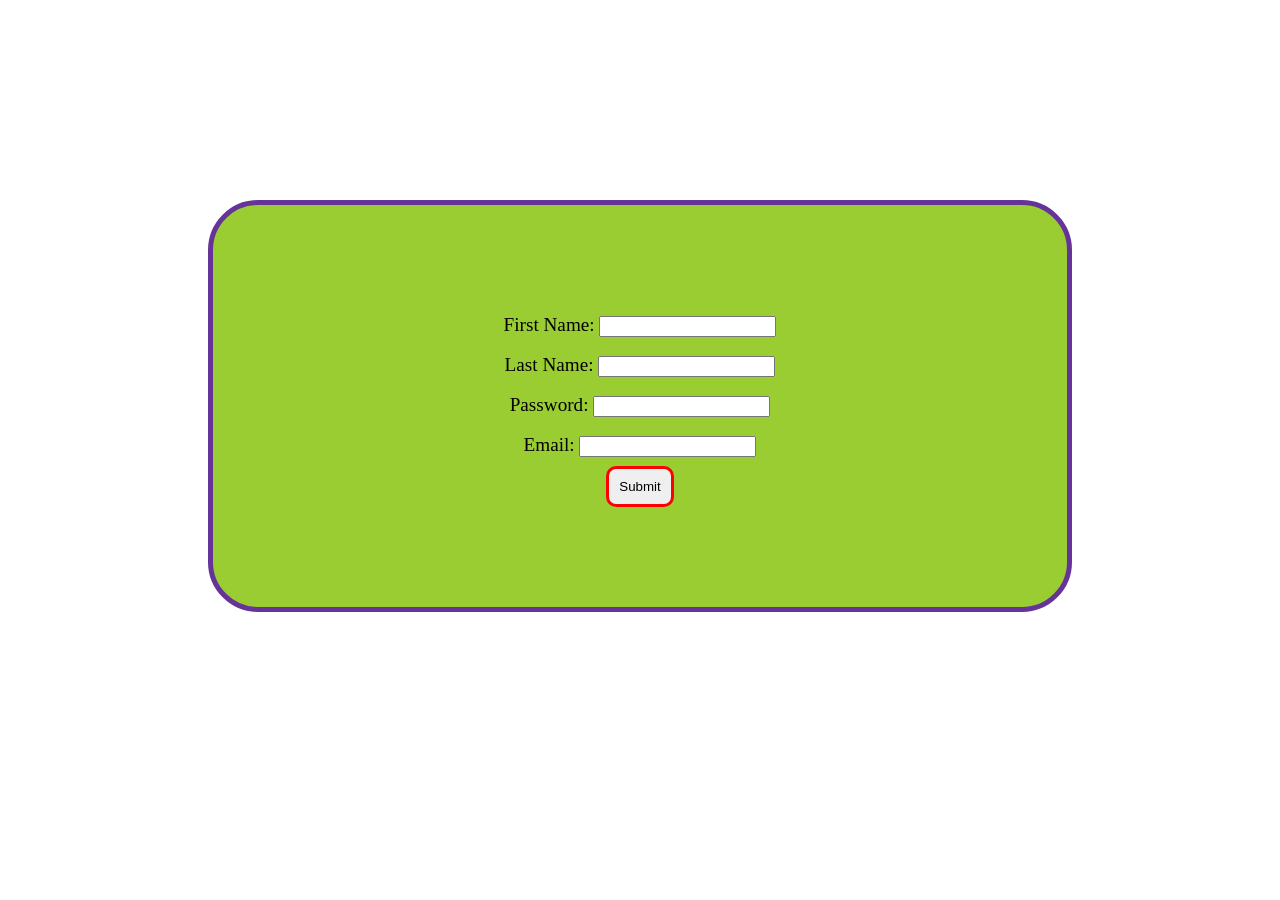
<file: hi.html>
<!DOCTYPE html>
<html lang="en">
<head>
    <meta charset="UTF-8">
    <meta name="viewport" content="width=device-width, initial-scale=1.0">
    <title>Document</title>
</head>
<body style="background-image: url('https://png.pngtree.com/background/20250207/original/pngtree-soft-pastel-floral-design-light-blue-background-picture-image_16257054.jpg');background-attachment: fixed;background-repeat: no-repeat;background-size: cover;">
    <center>
    <form  id="stuform" style="padding: 100px;border: 5px solid rebeccapurple; margin: 200px; background-color: yellowgreen;border-radius: 50px;font-size: larger; line-height: 40px;">
        First Name: <input type="text" name="First name" id="username" ><br>
        Last Name: <input type="text" name="Last name" id="lastname"><br>
        Password: <input type="password" name="password" id="password" ><br>
        Email: <input type="email" name="email" id="email" ><br>
    <button style="border: 3px solid red; border-radius: 10px; padding: 10px;" >Submit</button>
      </center>

   
    </form>
    <script src="i.js">

    </script>
</body>
</html>
</file>
<file: style.css>
/* ===== Google Font ===== */
@import url('https://fonts.googleapis.com/css2?family=Inter:wght@300;400;500;600;700;800&display=swap');

/* ===== Custom Properties ===== */
:root {
    --bg-primary: #0a0b0f;
    --bg-secondary: #0f1117;
    --bg-tertiary: #161822;
    --bg-card: rgba(22, 24, 34, 0.6);
    --bg-card-hover: rgba(30, 33, 48, 0.8);
    --bg-glass: rgba(255, 255, 255, 0.03);
    --bg-glass-hover: rgba(255, 255, 255, 0.06);

    --text-primary: #e8e9ed;
    --text-secondary: #9ca0ae;
    --text-muted: #5a5f73;
    --text-heading: #f0f1f5;

    --accent: #0ea5e9;
    --accent-light: #38bdf8;
    --accent-soft: rgba(14, 165, 233, 0.1);
    --accent-border: rgba(14, 165, 233, 0.25);

    --border-subtle: rgba(255, 255, 255, 0.04);
    --border-card: rgba(255, 255, 255, 0.06);

    --shadow-sm: 0 2px 8px rgba(0, 0, 0, 0.3);
    --shadow-md: 0 8px 32px rgba(14, 165, 233, 0.15);
    --shadow-lg: 0 16px 48px rgba(14, 165, 233, 0.25);

    --radius-sm: 6px;
    --radius-md: 12px;
    --radius-lg: 20px;

    --transition-fast: 0.2s ease;
    --transition-smooth: 0.4s cubic-bezier(0.4, 0, 0.2, 1);
    --transition-spring: 0.5s cubic-bezier(0.34, 1.56, 0.64, 1);
}

/* ===== Reset & Base ===== */
*,
*::before,
*::after {
    margin: 0;
    padding: 0;
    box-sizing: border-box;
}

html {
    scroll-behavior: smooth;
    scroll-padding-top: 80px;
}

body {
    font-family: 'Inter', -apple-system, BlinkMacSystemFont, 'Segoe UI', sans-serif;
    color: var(--text-secondary);
    line-height: 1.7;
    background-color: var(--bg-primary);
    background-image: radial-gradient(circle at top right, rgba(14, 165, 233, 0.08), transparent 50%),
                      radial-gradient(circle at bottom left, rgba(14, 165, 233, 0.05), transparent 50%);
    min-height: 100vh;
    -webkit-font-smoothing: antialiased;
    -moz-osx-font-smoothing: grayscale;
    overflow-x: hidden;
}

a {
    text-decoration: none;
    color: inherit;
    transition: color var(--transition-fast);
}

ul {
    list-style: none;
    padding-left: 0;
}

/* ===== Scroll Progress Bar ===== */
.scroll-progress {
    position: fixed;
    top: 0;
    left: 0;
    height: 2px;
    width: 0%;
    background: linear-gradient(90deg, var(--accent), var(--accent-light));
    z-index: 1000;
    transition: width 0.1s linear;
}

/* ===== Background Canvas ===== */
#bg-canvas {
    position: fixed;
    top: 0;
    left: 0;
    width: 100%;
    height: 100%;
    z-index: 0;
    pointer-events: none;
}

/* ===== Header / Nav ===== */
header {
    display: flex;
    justify-content: space-between;
    align-items: center;
    padding: 0 48px;
    height: 68px;
    background: rgba(10, 11, 15, 0.75);
    backdrop-filter: blur(24px);
    -webkit-backdrop-filter: blur(24px);
    border-bottom: 1px solid var(--border-subtle);
    position: fixed;
    top: 0;
    left: 0;
    right: 0;
    z-index: 100;
    transition: all var(--transition-smooth);
}

header.scrolled {
    height: 56px;
    background: rgba(10, 11, 15, 0.92);
    box-shadow: var(--shadow-sm);
}

.logo {
    font-size: 22px;
    font-weight: 800;
    color: var(--text-heading);
    letter-spacing: -1px;
    cursor: default;
}

.logo-dot {
    color: var(--accent-light);
}

nav {
    display: flex;
    gap: 4px;
}

.nav-link {
    color: var(--text-muted);
    font-size: 15px;
    font-weight: 500;
    letter-spacing: 0.3px;
    padding: 8px 18px;
    border-radius: var(--radius-sm);
    transition: all var(--transition-fast);
    position: relative;
}

.nav-link:hover,
.nav-link.active {
    color: var(--text-primary);
    background: var(--bg-glass-hover);
}

.nav-link.active::after {
    content: '';
    position: absolute;
    bottom: 4px;
    left: 50%;
    transform: translateX(-50%);
    width: 16px;
    height: 2px;
    background: var(--accent);
    border-radius: 1px;
}

/* ===== Mobile Menu Button ===== */
.mobile-menu-btn {
    display: none;
    flex-direction: column;
    gap: 5px;
    background: none;
    border: none;
    cursor: pointer;
    padding: 8px;
    z-index: 200;
}

.mobile-menu-btn span {
    width: 22px;
    height: 2px;
    background: var(--text-secondary);
    border-radius: 2px;
    transition: all 0.3s ease;
}

.mobile-menu-btn.open span:nth-child(1) {
    transform: rotate(45deg) translate(5px, 5px);
}

.mobile-menu-btn.open span:nth-child(2) {
    opacity: 0;
}

.mobile-menu-btn.open span:nth-child(3) {
    transform: rotate(-45deg) translate(5px, -5px);
}

/* ===== Mobile Nav Overlay ===== */
.mobile-nav-overlay {
    display: none;
    position: fixed;
    inset: 0;
    background: rgba(10, 11, 15, 0.95);
    backdrop-filter: blur(20px);
    z-index: 99;
    justify-content: center;
    align-items: center;
    opacity: 0;
    transition: opacity 0.3s ease;
}

.mobile-nav-overlay.active {
    display: flex;
    opacity: 1;
}

.mobile-nav {
    display: flex;
    flex-direction: column;
    gap: 12px;
    text-align: center;
}

.mobile-nav-link {
    font-size: 24px;
    font-weight: 600;
    color: var(--text-secondary);
    padding: 12px 32px;
    border-radius: var(--radius-md);
    transition: all var(--transition-fast);
}

.mobile-nav-link:hover {
    color: var(--text-heading);
    background: var(--bg-glass-hover);
}

/* ===== Sections (shared) ===== */
section {
    padding: 100px 48px;
    max-width: 1000px;
    margin: 0 auto;
    position: relative;
    z-index: 1;
}

.section-title {
    font-size: 16px;
    font-weight: 600;
    letter-spacing: 2.5px;
    text-transform: uppercase;
    color: var(--accent);
    margin-bottom: 56px;
    display: inline-flex;
    align-items: center;
    gap: 12px;
}

.section-title::before {
    content: '';
    width: 28px;
    height: 1px;
    background: var(--accent);
}

/* ===== Reveal Animations ===== */
.reveal {
    opacity: 0;
    transform: translateY(30px);
    transition: opacity 0.7s cubic-bezier(0.4, 0, 0.2, 1), 
                transform 0.7s cubic-bezier(0.4, 0, 0.2, 1);
}

.reveal.visible {
    opacity: 1;
    transform: translateY(0);
}

/* ===== Hero Section ===== */
.hero-section {
    padding-top: 180px;
    padding-bottom: 120px;
    min-height: 100vh;
    display: flex;
    flex-direction: column;
    justify-content: center;
    position: relative;
}

.hero-content {
    max-width: 640px;
}

.hero-section .greeting {
    font-size: 17px;
    font-weight: 500;
    color: var(--accent);
    letter-spacing: 3px;
    text-transform: uppercase;
    margin-bottom: 20px;
}

.hero-section .name {
    font-size: 68px;
    font-weight: 800;
    background: linear-gradient(135deg, #ffffff 0%, var(--accent) 100%);
    -webkit-background-clip: text;
    background-clip: text;
    -webkit-text-fill-color: transparent;
    letter-spacing: -2.5px;
    line-height: 1.05;
    margin-bottom: 16px;
}

.hero-section .title {
    font-size: 24px;
    font-weight: 400;
    color: var(--text-secondary);
    margin-bottom: 28px;
    min-height: 34px;
    display: flex;
    align-items: center;
    gap: 2px;
}

.typing-text {
    color: var(--accent-light);
}

.cursor-blink {
    color: var(--accent);
    animation: blink 1s step-end infinite;
    font-weight: 300;
}

@keyframes blink {
    50% { opacity: 0; }
}

.hero-section .intro {
    font-size: 17px;
    color: var(--text-secondary);
    line-height: 1.85;
    margin-bottom: 44px;
    max-width: 540px;
}

.hero-cta {
    display: flex;
    gap: 16px;
    align-items: center;
}

/* ===== Buttons ===== */
.btn {
    display: inline-flex;
    align-items: center;
    gap: 10px;
    padding: 14px 32px;
    font-family: inherit;
    font-size: 15px;
    font-weight: 500;
    letter-spacing: 0.5px;
    border-radius: var(--radius-sm);
    cursor: pointer;
    transition: all var(--transition-smooth);
    border: none;
    text-decoration: none;
}

.btn-primary {
    background: var(--accent);
    color: #fff;
}

.btn-primary:hover {
    background: var(--accent-light);
    transform: translateY(-2px);
    box-shadow: 0 8px 24px rgba(110, 122, 154, 0.25);
}

.btn-outline {
    background: transparent;
    color: var(--text-secondary);
    border: 1px solid var(--border-card);
}

.btn-outline:hover {
    color: var(--text-primary);
    border-color: var(--accent-border);
    background: var(--accent-soft);
    transform: translateY(-2px);
}

/* ===== Scroll Indicator ===== */
.scroll-indicator {
    position: absolute;
    bottom: 40px;
    left: 48px;
    display: flex;
    align-items: center;
    gap: 12px;
    color: var(--text-muted);
    font-size: 13px;
    letter-spacing: 1px;
    text-transform: uppercase;
}

.mouse {
    width: 22px;
    height: 34px;
    border: 1.5px solid var(--text-muted);
    border-radius: 12px;
    position: relative;
}

.mouse-wheel {
    width: 3px;
    height: 8px;
    background: var(--text-muted);
    border-radius: 2px;
    position: absolute;
    top: 6px;
    left: 50%;
    transform: translateX(-50%);
    animation: scrollWheel 2s ease-in-out infinite;
}

@keyframes scrollWheel {
    0%, 100% { transform: translateX(-50%) translateY(0); opacity: 1; }
    50% { transform: translateX(-50%) translateY(8px); opacity: 0.3; }
}

/* ===== Stats Section ===== */
.stats-section {
    background: var(--bg-secondary);
    max-width: 100%;
    padding: 64px 48px;
    border-top: 1px solid var(--border-subtle);
    border-bottom: 1px solid var(--border-subtle);
}

.stats-grid {
    display: grid;
    grid-template-columns: repeat(3, 1fr);
    gap: 1px;
    max-width: 1000px;
    margin: 0 auto;
    background: var(--border-subtle);
    border-radius: var(--radius-md);
    overflow: hidden;
}

.stat-item {
    background: var(--bg-secondary);
    padding: 40px 24px;
    text-align: center;
    transition: background var(--transition-smooth);
}

.stat-item:hover {
    background: var(--bg-tertiary);
}

.stat-number {
    font-size: 48px;
    font-weight: 800;
    color: var(--text-heading);
    letter-spacing: -2px;
    display: inline;
    line-height: 1;
}

.stat-suffix {
    font-size: 34px;
    font-weight: 700;
    color: var(--accent);
}

.stat-label {
    display: block;
    font-size: 14px;
    font-weight: 500;
    color: var(--text-muted);
    letter-spacing: 1px;
    text-transform: uppercase;
    margin-top: 14px;
}

/* ===== About Section ===== */
#about {
    background: var(--bg-secondary);
    max-width: 100%;
    padding: 100px 48px;
    border-bottom: 1px solid var(--border-subtle);
}

#about .section-title {
    max-width: 1000px;
    margin-left: auto;
    margin-right: auto;
    display: flex;
}

.about-content {
    max-width: 1000px;
    margin: 0 auto;
    display: grid;
    grid-template-columns: repeat(2, 1fr);
    gap: 24px;
}

.about-card {
    background: var(--bg-card);
    padding: 36px;
    border: 1px solid var(--border-card);
    border-radius: var(--radius-md);
    transition: all var(--transition-smooth);
}

.about-card:hover {
    background: var(--bg-card-hover);
    border-color: var(--accent);
    transform: translateY(-6px);
    box-shadow: var(--shadow-md);
}

.about-card-icon {
    width: 44px;
    height: 44px;
    background: var(--accent-soft);
    border: 1px solid var(--accent-border);
    border-radius: var(--radius-sm);
    display: flex;
    align-items: center;
    justify-content: center;
    margin-bottom: 20px;
    color: var(--accent-light);
    transition: all var(--transition-smooth);
}

.about-card:hover .about-card-icon {
    background: rgba(110, 122, 154, 0.15);
}

.about-card h3 {
    font-size: 16px;
    font-weight: 600;
    letter-spacing: 1.5px;
    text-transform: uppercase;
    color: var(--text-heading);
    margin-bottom: 16px;
}

.about-card p {
    font-size: 16px;
    color: var(--text-secondary);
    line-height: 1.8;
}

.about-card li {
    color: var(--text-secondary);
    font-size: 15px;
    padding: 11px 0;
    border-bottom: 1px solid var(--border-subtle);
    padding-left: 18px;
    position: relative;
}

.about-card li:last-child {
    border-bottom: none;
}

.about-card li::before {
    content: '';
    position: absolute;
    left: 0;
    top: 50%;
    width: 5px;
    height: 5px;
    border-radius: 50%;
    background: var(--accent);
    transform: translateY(-50%);
}

/* Education item */
.education-item {
    margin-top: 4px;
}

.edu-degree {
    font-size: 16px;
    font-weight: 500;
    color: var(--text-primary);
    margin-bottom: 8px;
}

.edu-details {
    font-size: 15px;
    color: var(--text-muted);
    line-height: 1.7;
}

/* ===== Skills Section ===== */
.skills-section {
    max-width: 1000px;
    margin: 56px auto 0;
}

.skills-heading {
    font-size: 16px;
    font-weight: 600;
    letter-spacing: 1.5px;
    text-transform: uppercase;
    color: var(--text-heading);
    margin-bottom: 28px;
}

.skills-grid {
    display: grid;
    grid-template-columns: repeat(5, 1fr);
    gap: 12px;
}

.skill-item {
    display: flex;
    flex-direction: column;
    align-items: center;
    gap: 12px;
    padding: 28px 16px;
    background: var(--bg-card);
    border: 1px solid var(--border-card);
    border-radius: var(--radius-md);
    transition: all var(--transition-smooth);
    cursor: default;
}

.skill-item:hover {
    background: var(--bg-card-hover);
    border-color: var(--accent-border);
    transform: translateY(-4px) scale(1.02);
    box-shadow: var(--shadow-md);
}

.skill-item svg {
    width: 42px;
    height: 42px;
    opacity: 0.7;
    transition: all var(--transition-smooth);
}

.skill-item:hover svg {
    opacity: 1;
    transform: scale(1.1);
}

.skill-item span {
    color: var(--text-muted);
    font-size: 13px;
    font-weight: 600;
    letter-spacing: 0.8px;
    text-transform: uppercase;
    transition: color var(--transition-fast);
}

.skill-item:hover span {
    color: var(--text-secondary);
}

/* ===== Experience / Timeline Section ===== */
.experience-section {
    max-width: 100%;
    background: var(--bg-primary);
    padding: 100px 48px;
}

.experience-section .section-title {
    max-width: 1000px;
    margin-left: auto;
    margin-right: auto;
    display: flex;
}

.timeline {
    max-width: 700px;
    margin: 0 auto;
    position: relative;
    padding-left: 32px;
}

.timeline::before {
    content: '';
    position: absolute;
    left: 7px;
    top: 0;
    bottom: 0;
    width: 1px;
    background: linear-gradient(to bottom, transparent, var(--border-card) 10%, var(--border-card) 90%, transparent);
}

.timeline-item {
    position: relative;
    padding-bottom: 48px;
}

.timeline-item:last-child {
    padding-bottom: 0;
}

.timeline-dot {
    position: absolute;
    left: -28px;
    top: 6px;
    width: 11px;
    height: 11px;
    border-radius: 50%;
    background: var(--bg-primary);
    border: 2px solid var(--accent);
    transition: all var(--transition-smooth);
    z-index: 1;
}

.timeline-item:hover .timeline-dot {
    background: var(--accent);
    box-shadow: 0 0 16px var(--accent);
}

.timeline-content {
    background: var(--bg-card);
    border: 1px solid var(--border-card);
    border-radius: var(--radius-md);
    padding: 28px 32px;
    transition: all var(--transition-smooth);
}

.timeline-item:hover .timeline-content {
    border-color: var(--accent-border);
    background: var(--bg-card-hover);
    box-shadow: var(--shadow-md);
    transform: translateX(4px);
}

.timeline-date {
    font-size: 13px;
    font-weight: 600;
    letter-spacing: 1.5px;
    text-transform: uppercase;
    color: var(--accent);
    display: inline-block;
    margin-bottom: 10px;
}

.timeline-content h3 {
    font-size: 19px;
    font-weight: 600;
    color: var(--text-heading);
    margin-bottom: 10px;
    letter-spacing: -0.3px;
}

.timeline-content p {
    font-size: 16px;
    color: var(--text-secondary);
    line-height: 1.75;
}

/* ===== Global Certification Section ===== */
.global-cert-section {
    max-width: 100%;
    background: var(--bg-primary);
}

.global-cert-wrapper {
    max-width: 1000px;
    margin: 0 auto;
}

.global-cert-card {
    background: var(--bg-card);
    border: 1px solid var(--border-card);
    border-radius: var(--radius-md);
    padding: 36px;
    display: flex;
    gap: 32px;
    align-items: flex-start;
    position: relative;
    overflow: hidden;
    transition: all var(--transition-smooth);
}

.global-cert-card::before {
    content: '';
    position: absolute;
    top: 0;
    left: 0;
    right: 0;
    height: 3px;
    background: linear-gradient(90deg, #00A1E0, var(--accent-light), #00A1E0);
    opacity: 0.8;
}

.global-cert-card:hover {
    background: var(--bg-card-hover);
    border-color: rgba(0, 161, 224, 0.45);
    transform: translateY(-4px);
    box-shadow: 0 16px 48px rgba(0, 161, 224, 0.16);
}

.global-cert-badge-col {
    display: flex;
    flex-direction: column;
    align-items: center;
    gap: 14px;
    flex-shrink: 0;
}

.salesforce-icon-box {
    width: 76px;
    height: 76px;
    border-radius: var(--radius-md);
    background: rgba(0, 161, 224, 0.1);
    border: 1px solid rgba(0, 161, 224, 0.3);
    display: flex;
    align-items: center;
    justify-content: center;
    transition: all var(--transition-smooth);
}

.global-cert-card:hover .salesforce-icon-box {
    transform: scale(1.05);
    background: rgba(0, 161, 224, 0.18);
    box-shadow: 0 0 24px rgba(0, 161, 224, 0.35);
}

.cert-status-badge {
    display: inline-flex;
    align-items: center;
    gap: 6px;
    font-size: 11px;
    font-weight: 700;
    letter-spacing: 1px;
    text-transform: uppercase;
    color: #10b981;
    background: rgba(16, 185, 129, 0.1);
    border: 1px solid rgba(16, 185, 129, 0.25);
    padding: 4px 10px;
    border-radius: 20px;
}

.status-dot {
    width: 6px;
    height: 6px;
    background: #10b981;
    border-radius: 50%;
    box-shadow: 0 0 8px #10b981;
    animation: certPulse 2s infinite;
}

@keyframes certPulse {
    0%, 100% { opacity: 1; transform: scale(1); }
    50% { opacity: 0.4; transform: scale(0.85); }
}

.global-cert-content {
    flex: 1;
}

.cert-header-meta {
    display: flex;
    align-items: center;
    gap: 10px;
    margin-bottom: 10px;
    flex-wrap: wrap;
}

.cert-issuer-tag {
    font-size: 12px;
    font-weight: 700;
    letter-spacing: 1.5px;
    text-transform: uppercase;
    color: #00A1E0;
    background: rgba(0, 161, 224, 0.1);
    border: 1px solid rgba(0, 161, 224, 0.3);
    padding: 4px 12px;
    border-radius: 20px;
}

.cert-type-tag {
    font-size: 11px;
    font-weight: 600;
    letter-spacing: 1px;
    text-transform: uppercase;
    color: var(--text-muted);
}

.global-cert-title {
    font-size: 22px;
    font-weight: 700;
    color: var(--text-heading);
    margin-bottom: 10px;
    letter-spacing: -0.3px;
    line-height: 1.3;
}

.global-cert-description {
    font-size: 15px;
    color: var(--text-secondary);
    line-height: 1.75;
    margin-bottom: 14px;
}

.cert-verify-btn {
    display: inline-flex;
    align-items: center;
    gap: 8px;
    padding: 10px 22px;
    font-size: 14px;
    font-weight: 600;
    border-radius: 8px;
    background: linear-gradient(135deg, #00A1E0, #0284c7);
    color: #fff;
    border: none;
    box-shadow: 0 4px 16px rgba(0, 161, 224, 0.3);
    transition: all var(--transition-smooth);
}

.cert-verify-btn:hover {
    background: linear-gradient(135deg, #0284c7, #38bdf8);
    transform: translateY(-2px);
    box-shadow: 0 6px 22px rgba(0, 161, 224, 0.45);
    color: #fff;
}

@media (max-width: 768px) {
    .global-cert-card {
        flex-direction: column;
        align-items: flex-start;
        gap: 20px;
        padding: 24px;
    }

    .global-cert-badge-col {
        flex-direction: row;
        align-items: center;
        gap: 16px;
    }

    .salesforce-icon-box {
        width: 60px;
        height: 60px;
    }
}

/* ===== Projects Section ===== */
#projects {
    background: var(--bg-secondary);
    max-width: 100%;
    padding: 100px 48px;
    border-top: 1px solid var(--border-subtle);
    border-bottom: 1px solid var(--border-subtle);
}

#projects .section-title {
    max-width: 1000px;
    margin-left: auto;
    margin-right: auto;
    display: flex;
}

.projects-grid {
    display: grid;
    grid-template-columns: repeat(2, 1fr);
    gap: 16px;
    max-width: 1000px;
    margin: 0 auto;
}

.project-card {
    background: var(--bg-card);
    border: 1px solid var(--border-card);
    border-radius: var(--radius-md);
    overflow: hidden;
    transition: all var(--transition-smooth);
    position: relative;
}

.project-card::before {
    content: '';
    position: absolute;
    top: 0;
    left: 0;
    right: 0;
    height: 2px;
    background: linear-gradient(90deg, transparent, var(--accent-border), transparent);
    opacity: 0;
    transition: opacity var(--transition-smooth);
}

.project-card:hover {
    border-color: var(--accent-border);
    transform: translateY(-4px);
    box-shadow: var(--shadow-lg);
}

.project-card:hover::before {
    opacity: 1;
}

.project-card-inner {
    padding: 32px;
    position: relative;
}

.project-number {
    position: absolute;
    top: 20px;
    right: 24px;
    font-size: 48px;
    font-weight: 800;
    color: rgba(255, 255, 255, 0.03);
    letter-spacing: -2px;
    line-height: 1;
    pointer-events: none;
    transition: color var(--transition-smooth);
}

.project-card:hover .project-number {
    color: rgba(110, 122, 154, 0.08);
}

.project-header {
    display: flex;
    justify-content: flex-start;
    align-items: center;
    margin-bottom: 16px;
}

.project-date {
    font-size: 12px;
    font-weight: 600;
    color: var(--accent);
    letter-spacing: 1.5px;
    text-transform: uppercase;
    background: var(--accent-soft);
    border: 1px solid var(--accent-border);
    padding: 5px 14px;
    border-radius: 20px;
}

.project-title {
    font-size: 20px;
    font-weight: 600;
    color: var(--text-heading);
    margin-bottom: 12px;
    letter-spacing: -0.3px;
    line-height: 1.3;
}

.project-description {
    font-size: 15px;
    color: var(--text-muted);
    line-height: 1.75;
    margin-bottom: 20px;
}

.project-tags {
    display: flex;
    flex-wrap: wrap;
    gap: 6px;
}

.tag {
    font-size: 12px;
    font-weight: 600;
    padding: 5px 12px;
    border-radius: 4px;
    background: var(--bg-glass);
    color: var(--text-muted);
    border: 1px solid var(--border-card);
    letter-spacing: 0.5px;
    text-transform: uppercase;
    transition: all var(--transition-fast);
}

.project-card:hover .tag {
    border-color: var(--accent-border);
    color: var(--accent-light);
    background: var(--accent-soft);
}

/* ===== Contact Section ===== */
#contact {
    padding: 100px 48px;
    max-width: 100%;
}

#contact .section-title {
    max-width: 1000px;
    margin-left: auto;
    margin-right: auto;
    display: flex;
}

.contact-wrapper {
    max-width: 1000px;
    margin: 0 auto;
}

.contact-intro {
    font-size: 17px;
    color: var(--text-secondary);
    margin-bottom: 36px;
    max-width: 540px;
}

.contact-cards {
    display: grid;
    grid-template-columns: repeat(2, 1fr);
    gap: 16px;
    margin-bottom: 40px;
}

.contact-card {
    display: flex;
    flex-direction: column;
    gap: 8px;
    padding: 28px 32px;
    background: var(--bg-card);
    border: 1px solid var(--border-card);
    border-radius: var(--radius-md);
    transition: all var(--transition-smooth);
    text-decoration: none;
    color: inherit;
}

.contact-card:hover {
    border-color: var(--accent-border);
    background: var(--bg-card-hover);
    transform: translateY(-2px);
    box-shadow: var(--shadow-md);
}

.contact-card svg {
    color: var(--accent);
    margin-bottom: 4px;
}

.contact-card-label {
    font-size: 13px;
    font-weight: 600;
    letter-spacing: 1.5px;
    text-transform: uppercase;
    color: var(--text-muted);
}

.contact-card-value {
    font-size: 16px;
    font-weight: 500;
    color: var(--text-primary);
}

.social-links {
    display: flex;
    gap: 12px;
}

.social-icon {
    display: inline-flex;
    align-items: center;
    gap: 10px;
    padding: 13px 22px;
    border-radius: var(--radius-sm);
    border: 1px solid var(--border-card);
    background: var(--bg-glass);
    color: var(--text-muted);
    font-size: 15px;
    font-weight: 500;
    transition: all var(--transition-smooth);
}

.social-icon svg {
    width: 20px;
    height: 20px;
}

.social-icon:hover {
    color: var(--text-primary);
    border-color: var(--accent-border);
    background: var(--accent-soft);
    transform: translateY(-2px);
    box-shadow: var(--shadow-sm);
}

/* ===== Footer ===== */
footer {
    text-align: center;
    padding: 48px 48px;
    background: var(--bg-secondary);
    border-top: 1px solid var(--border-subtle);
    position: relative;
    z-index: 1;
}

.footer-content {
    display: flex;
    flex-direction: column;
    align-items: center;
    gap: 8px;
}

.footer-logo {
    font-size: 20px;
    font-weight: 800;
    color: var(--text-heading);
    letter-spacing: -1px;
    margin-bottom: 8px;
}

.footer-logo span {
    color: var(--accent);
}

footer p {
    color: var(--text-muted);
    font-size: 14px;
    letter-spacing: 0.3px;
}

.footer-tagline {
    font-size: 13px !important;
    color: var(--text-muted) !important;
    opacity: 0.6;
}

/* ===== Responsive ===== */
@media (max-width: 900px) {
    .about-content {
        grid-template-columns: 1fr;
    }

    .skills-grid {
        grid-template-columns: repeat(4, 1fr);
    }

    .stats-grid {
        grid-template-columns: repeat(2, 1fr);
    }
}

@media (max-width: 768px) {
    header {
        padding: 0 24px;
    }

    nav {
        display: none;
    }

    .mobile-menu-btn {
        display: flex;
    }

    section {
        padding: 72px 24px;
    }

    .hero-section {
        padding-top: 140px;
        padding-bottom: 80px;
        min-height: auto;
    }

    .hero-section .name {
        font-size: 44px;
        letter-spacing: -1.5px;
    }

    .hero-section .title {
        font-size: 19px;
    }

    .hero-cta {
        flex-direction: column;
        align-items: flex-start;
    }

    .stats-section,
    #about,
    .experience-section,
    #projects,
    #contact {
        padding: 72px 24px;
    }

    .skills-grid {
        grid-template-columns: repeat(3, 1fr);
    }

    .projects-grid {
        grid-template-columns: 1fr;
    }

    .contact-cards {
        grid-template-columns: 1fr;
    }

    .scroll-indicator {
        display: none;
    }

    .timeline {
        padding-left: 28px;
    }
}

@media (max-width: 480px) {
    header {
        padding: 0 16px;
    }

    .hero-section .name {
        font-size: 34px;
    }

    .skills-grid {
        grid-template-columns: repeat(2, 1fr);
    }

    .about-card {
        padding: 24px;
    }

    .project-card-inner {
        padding: 24px;
    }

    .stats-grid {
        grid-template-columns: 1fr 1fr;
    }

    .social-links {
        flex-direction: column;
    }
}

/* ===== Selection Color ===== */
::selection {
    background: rgba(110, 122, 154, 0.25);
    color: var(--text-heading);
}

/* ===== Scrollbar ===== */
::-webkit-scrollbar {
    width: 5px;
}

::-webkit-scrollbar-track {
    background: var(--bg-primary);
}

::-webkit-scrollbar-thumb {
    background: rgba(255, 255, 255, 0.06);
    border-radius: 3px;
}

::-webkit-scrollbar-thumb:hover {
    background: rgba(255, 255, 255, 0.12);
}
</file>
